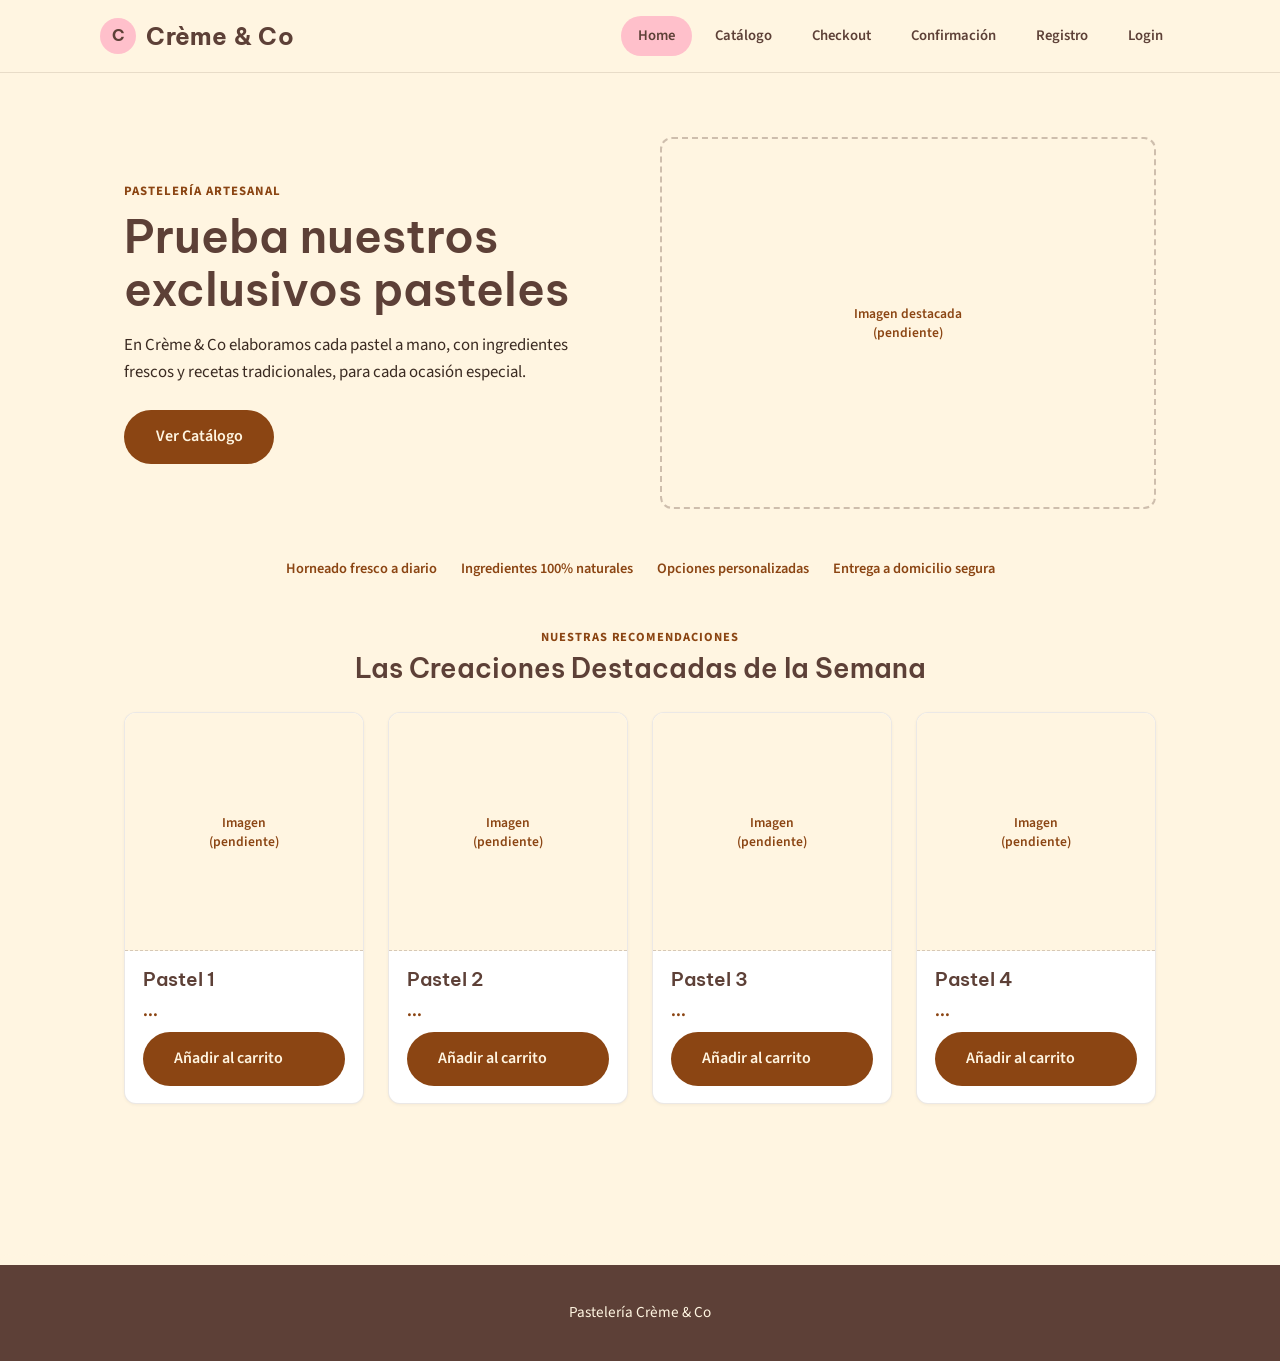
<file: index.html>
<!DOCTYPE html>
<html lang="es">
<head>
  <meta charset="UTF-8">
  <meta name="viewport" content="width=device-width, initial-scale=1.0">
  <link rel="preconnect" href="https://fonts.googleapis.com">
  <link rel="preconnect" href="https://fonts.gstatic.com" crossorigin>
  <link href="https://fonts.googleapis.com/css2?family=Be+Vietnam+Pro:wght@400;600;700&family=Source+Sans+3:wght@400;600&display=swap" rel="stylesheet">
  <link rel="stylesheet" href="css/estilos.css">
  <title>Crème & Co</title>
</head>
<body class="pagina-home">
  <!--Cabecera con logo y menu en la misma barra-->
  <header>
    <div class="header-inner">
      <div class="brand-group">
        <span class="brand-logo" aria-hidden="true">C</span>
        <p class="brand">Crème & Co</p>
      </div>
      <nav>
        <ul>
          <li><a href="index.html" class="active">Home</a></li>
          <li><a href="catalogo.html">Catálogo</a></li>
          <li><a href="checkout.html">Checkout</a></li>
          <li><a href="confirmacion.html">Confirmación</a></li>
          <li><a href="registro.html">Registro</a></li>
          <li><a href="login.html">Login</a></li>
        </ul>
      </nav>
    </div>
  </header>
  <!--Contenido de la pagina-->
  <main>
    <div class="hero-split">
      <div class="hero-text">
        <p class="eyebrow">Pastelería Artesanal</p>
        <h1>Prueba nuestros exclusivos pasteles</h1>
        <p class="tagline">En Crème & Co elaboramos cada pastel a mano, con ingredientes frescos y recetas tradicionales, para cada ocasión especial.</p>
        <a href="catalogo.html" class="btn btn-primary">Ver Catálogo</a>  <!--Modificado para redireccion a catalogo.html-->
      </div>
      <div class="hero-image placeholder-img" aria-hidden="true">
        Imagen destacada<br>(pendiente)
      </div>
    </div>

    <ul class="feature-list">
      <li> Horneado fresco a diario</li>
      <li> Ingredientes 100% naturales</li>
      <li> Opciones personalizadas</li>
      <li> Entrega a domicilio segura</li>
    </ul>

    <div class="section-title">
      <span class="eyebrow">Nuestras recomendaciones</span>
      <h2>Las Creaciones Destacadas de la Semana</h2>
    </div>
    <div class="card-grid">
      <div class="product-card">
        <div class="placeholder-img" aria-hidden="true">Imagen<br>(pendiente)</div>
        <div class="product-info">
          <h3>Pastel 1</h3>
          <span class="price">...</span>
          <a href="checkout.html" class="btn btn-primary">Añadir al carrito</a>
        </div>
      </div>
      <div class="product-card">
        <div class="placeholder-img" aria-hidden="true">Imagen<br>(pendiente)</div>
        <div class="product-info">
          <h3>Pastel 2</h3>
          <span class="price">...</span>
          <a href="checkout.html" class="btn btn-primary">Añadir al carrito</a>
        </div>
      </div>
      <div class="product-card">
        <div class="placeholder-img" aria-hidden="true">Imagen<br>(pendiente)</div>
        <div class="product-info">
          <h3>Pastel 3</h3>
          <span class="price">...</span>
          <a href="checkout.html" class="btn btn-primary">Añadir al carrito</a>
        </div>
      </div>
      <div class="product-card">
        <div class="placeholder-img" aria-hidden="true">Imagen<br>(pendiente)</div>
        <div class="product-info">
          <h3>Pastel 4</h3>
          <span class="price">...</span>
          <a href="checkout.html" class="btn btn-primary">Añadir al carrito</a>
        </div>
      </div>
    </div>
  </main>
  <!--Pie de pagina-->
  <footer>
    Pastelería Crème & Co
  </footer>
</body>
</html>
</file>
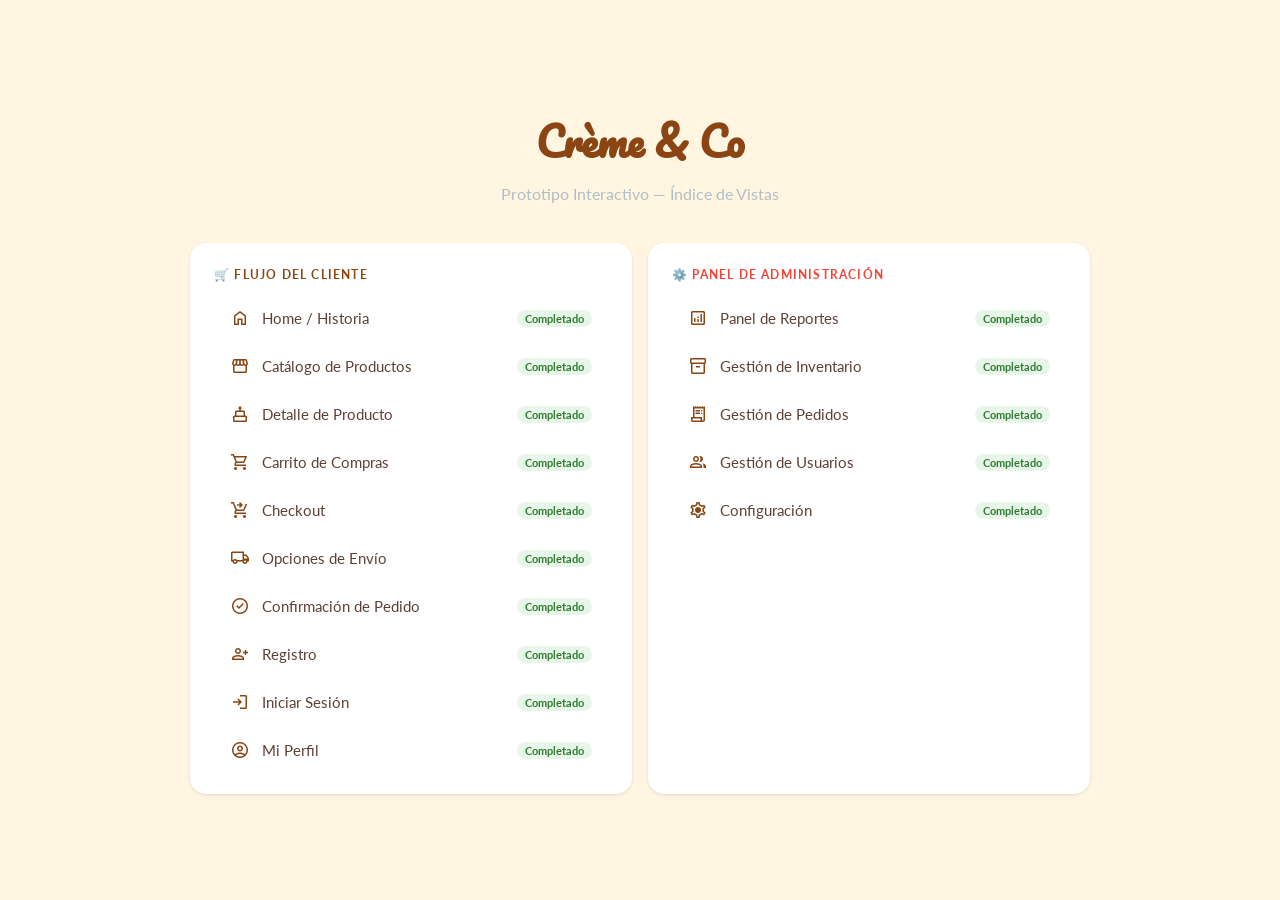
<file: Creme&Co/index.html>
<!DOCTYPE html>
<html lang="es">
<head>
    <meta charset="UTF-8">
    <meta name="viewport" content="width=device-width, initial-scale=1.0">
    <title>Crème & Co</title>
    <!-- Google Fonts -->
    <link rel="preconnect" href="https://fonts.googleapis.com">
    <link rel="preconnect" href="https://fonts.gstatic.com" crossorigin>
    <link href="https://fonts.googleapis.com/css2?family=Lato:wght@300;400;700;900&family=Pacifico&display=swap" rel="stylesheet">
    <link href="https://fonts.googleapis.com/css2?family=Material+Symbols+Outlined:wght,FILL@100..700,0..1&display=swap" rel="stylesheet">
    <!-- CSS Global -->
    <link rel="stylesheet" href="./css/reset.css">
    <link rel="stylesheet" href="./css/variables.css">
    <style>
        body {
            font-family: var(--font-text, 'Lato', sans-serif);
            background-color: var(--color-background, #FFF5E1);
            color: var(--color-text, #5D4037);
            display: flex;
            flex-direction: column;
            align-items: center;
            justify-content: center;
            min-height: 100vh;
            margin: 0;
            padding: 24px;
        }
        h1 {
            font-family: var(--font-heading, 'Pacifico', cursive);
            font-size: 2.5rem;
            color: var(--color-secondary, #8B4513);
            margin-bottom: 8px;
        }
        .subtitle {
            color: var(--color-text-light, #B0BEC5);
            margin-bottom: 40px;
        }
        .nav-grid {
            display: grid;
            grid-template-columns: 1fr;
            gap: 16px;
            width: 100%;
            max-width: 900px;
        }
        @media (min-width: 768px) {
            .nav-grid { grid-template-columns: 1fr 1fr; }
        }
        .nav-section {
            background: var(--color-surface, #FFF);
            border-radius: var(--radius-lg, 16px);
            padding: 24px;
            box-shadow: var(--shadow-sm);
        }
        .nav-section h2 {
            font-family: var(--font-text, 'Lato', sans-serif);
            font-size: 0.75rem;
            text-transform: uppercase;
            letter-spacing: 0.1em;
            font-weight: 700;
            margin-bottom: 16px;
        }
        .nav-section--cliente h2 { color: var(--color-secondary, #8B4513); }
        .nav-section--admin h2 { color: var(--color-error, #F44336); }
        .nav-section ul {
            list-style: none;
            padding: 0;
            margin: 0;
            display: flex;
            flex-direction: column;
            gap: 8px;
        }
        .nav-section a {
            display: flex;
            align-items: center;
            gap: 12px;
            padding: 10px 16px;
            border-radius: var(--radius-md, 8px);
            text-decoration: none;
            color: var(--color-text, #5D4037);
            font-size: 15px;
            transition: background var(--transition-fast, 150ms ease);
        }
        .nav-section a:hover {
            background: var(--color-background, #FFF5E1);
        }
        .nav-section a .material-symbols-outlined {
            font-size: 20px;
            color: var(--color-secondary, #8B4513);
        }
        .badge-status {
            font-size: 11px;
            padding: 2px 8px;
            border-radius: 999px;
            font-weight: 700;
            margin-left: auto;
        }
        .badge-status--done { background: #E8F5E9; color: #2E7D32; }
        .badge-status--wip { background: #FFF3E0; color: #E65100; }
        .badge-status--todo { background: #F3E5F5; color: #7B1FA2; }
    </style>
</head>
<body>
    <h1>Crème & Co</h1>
    <p class="subtitle">Prototipo Interactivo — Índice de Vistas</p>

    <div class="nav-grid">
        <!-- Vistas del Cliente -->
        <div class="nav-section nav-section--cliente">
            <h2>🛒 Flujo del Cliente</h2>
            <ul>
                <li>
                    <a href="./pages/cliente/index.html">
                        <span class="material-symbols-outlined">home</span>
                        Home / Historia
                        <span class="badge-status badge-status--done">Completado</span>
                    </a>
                </li>
                <li>
                    <a href="./pages/cliente/catalogo.html">
                        <span class="material-symbols-outlined">storefront</span>
                        Catálogo de Productos
                        <span class="badge-status badge-status--done">Completado</span>
                    </a>
                </li>
                <li>
                    <a href="./pages/cliente/productos/producto_base.html">
                        <span class="material-symbols-outlined">cake</span>
                        Detalle de Producto
                        <span class="badge-status badge-status--done">Completado</span>
                    </a>
                </li>
                <li>
                    <a href="./pages/cliente/carrito.html">
                        <span class="material-symbols-outlined">shopping_cart</span>
                        Carrito de Compras
                        <span class="badge-status badge-status--done">Completado</span>
                    </a>
                </li>
                <li>
                    <a href="./pages/cliente/checkout.html">
                        <span class="material-symbols-outlined">shopping_cart_checkout</span>
                        Checkout
                        <span class="badge-status badge-status--done">Completado</span>
                    </a>
                </li>
                <li>
                    <a href="./pages/cliente/envio.html">
                        <span class="material-symbols-outlined">local_shipping</span>
                        Opciones de Envío
                        <span class="badge-status badge-status--done">Completado</span>
                    </a>
                </li>
                <li>
                    <a href="./pages/cliente/confirmacion.html">
                        <span class="material-symbols-outlined">check_circle</span>
                        Confirmación de Pedido
                        <span class="badge-status badge-status--done">Completado</span>
                    </a>
                </li>
                <li>
                    <a href="./pages/cliente/registro.html">
                        <span class="material-symbols-outlined">person_add</span>
                        Registro
                        <span class="badge-status badge-status--done">Completado</span>
                    </a>
                </li>
                <li>
                    <a href="./pages/cliente/login.html">
                        <span class="material-symbols-outlined">login</span>
                        Iniciar Sesión
                        <span class="badge-status badge-status--done">Completado</span>
                    </a>
                </li>
                <li>
                    <a href="./pages/cliente/perfil.html">
                        <span class="material-symbols-outlined">account_circle</span>
                        Mi Perfil
                        <span class="badge-status badge-status--done">Completado</span>
                    </a>
                </li>
            </ul>
        </div>

        <!-- Vistas del Admin -->
        <div class="nav-section nav-section--admin">
            <h2>⚙️ Panel de Administración</h2>
            <ul>
                <li>
                    <a href="./pages/admin/dashboard.html">
                        <span class="material-symbols-outlined">analytics</span>
                        Panel de Reportes
                        <span class="badge-status badge-status--done">Completado</span>
                    </a>
                </li>
                <li>
                    <a href="./pages/admin/inventario.html">
                        <span class="material-symbols-outlined">inventory_2</span>
                        Gestión de Inventario
                        <span class="badge-status badge-status--done">Completado</span>
                    </a>
                </li>
                <li>
                    <a href="./pages/admin/pedidos.html">
                        <span class="material-symbols-outlined">receipt_long</span>
                        Gestión de Pedidos
                        <span class="badge-status badge-status--done">Completado</span>
                    </a>
                </li>
                <li>
                    <a href="./pages/admin/usuarios.html">
                        <span class="material-symbols-outlined">group</span>
                        Gestión de Usuarios
                        <span class="badge-status badge-status--done">Completado</span>
                    </a>
                </li>
                <li>
                    <a href="./pages/admin/configuracion.html">
                        <span class="material-symbols-outlined">settings</span>
                        Configuración
                        <span class="badge-status badge-status--done">Completado</span>
                    </a>
                </li>
            </ul>
        </div>
    </div>
</body>
</html>
</file>
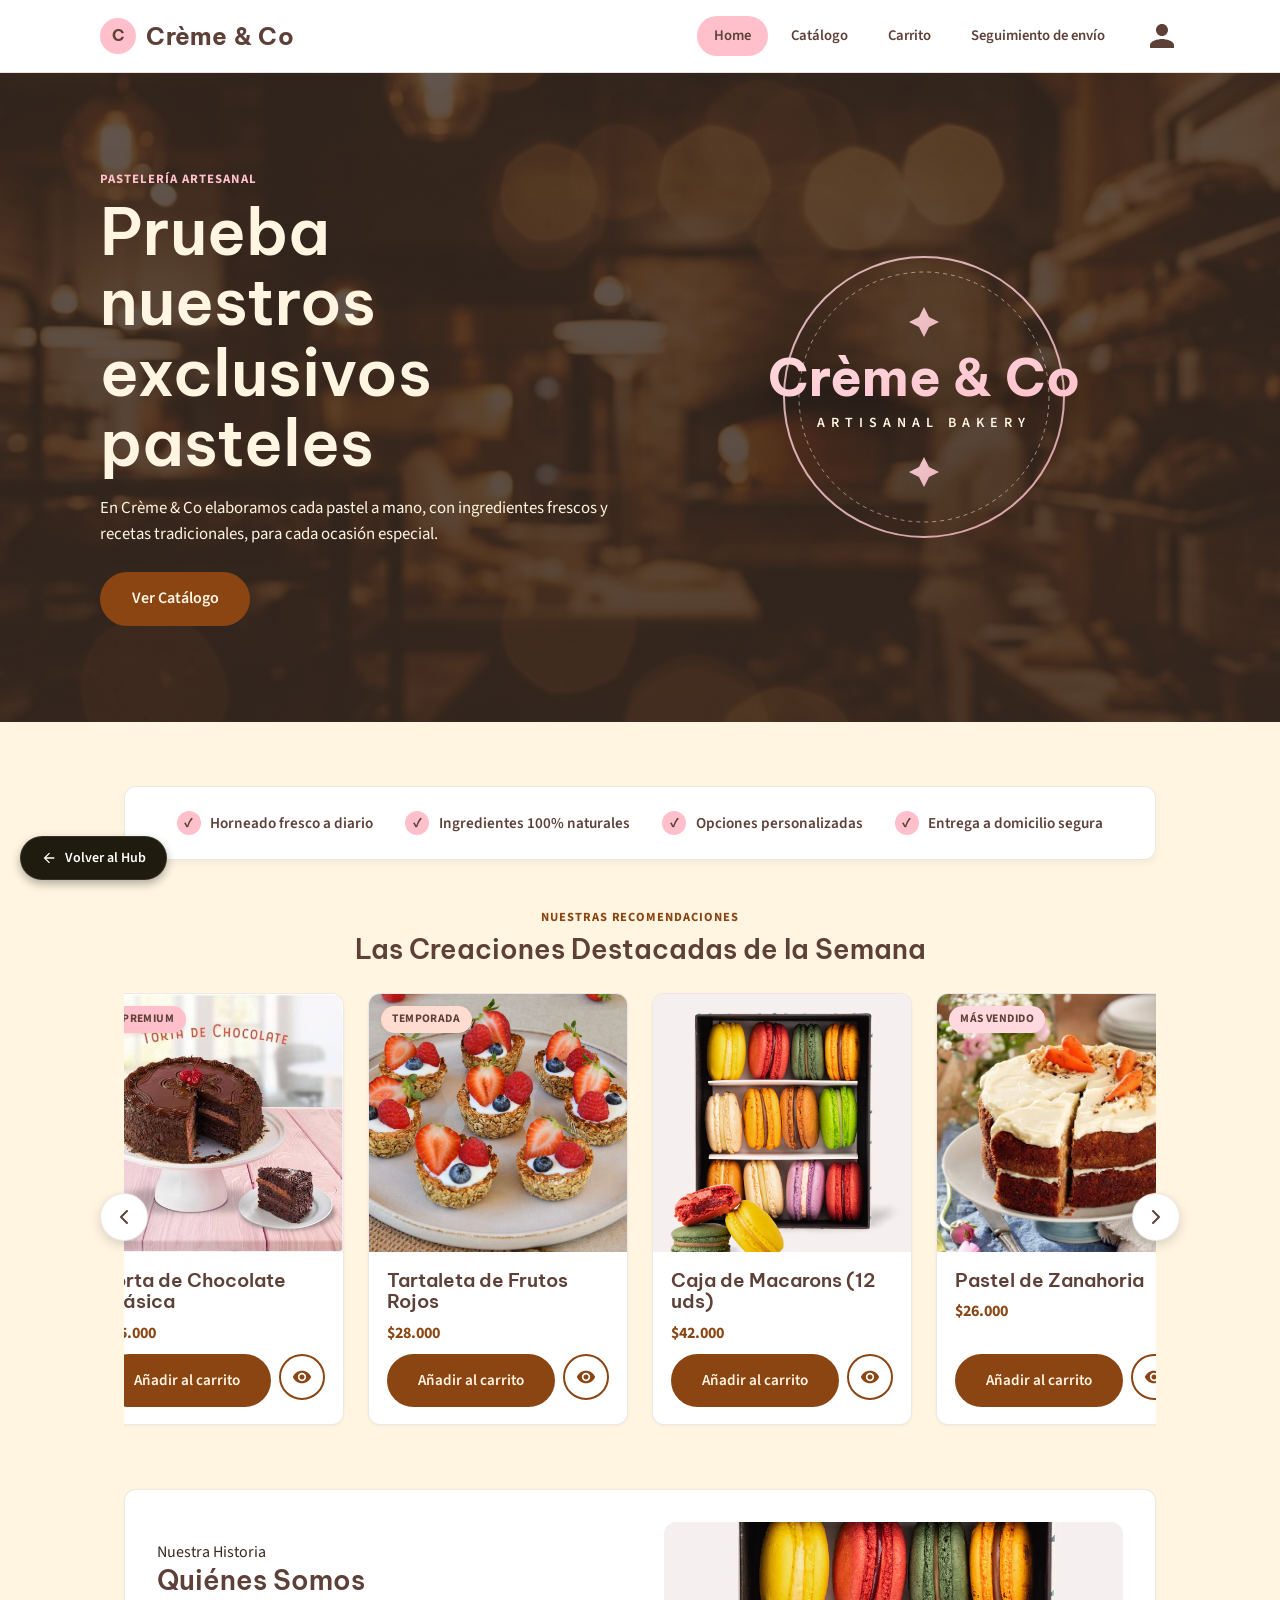
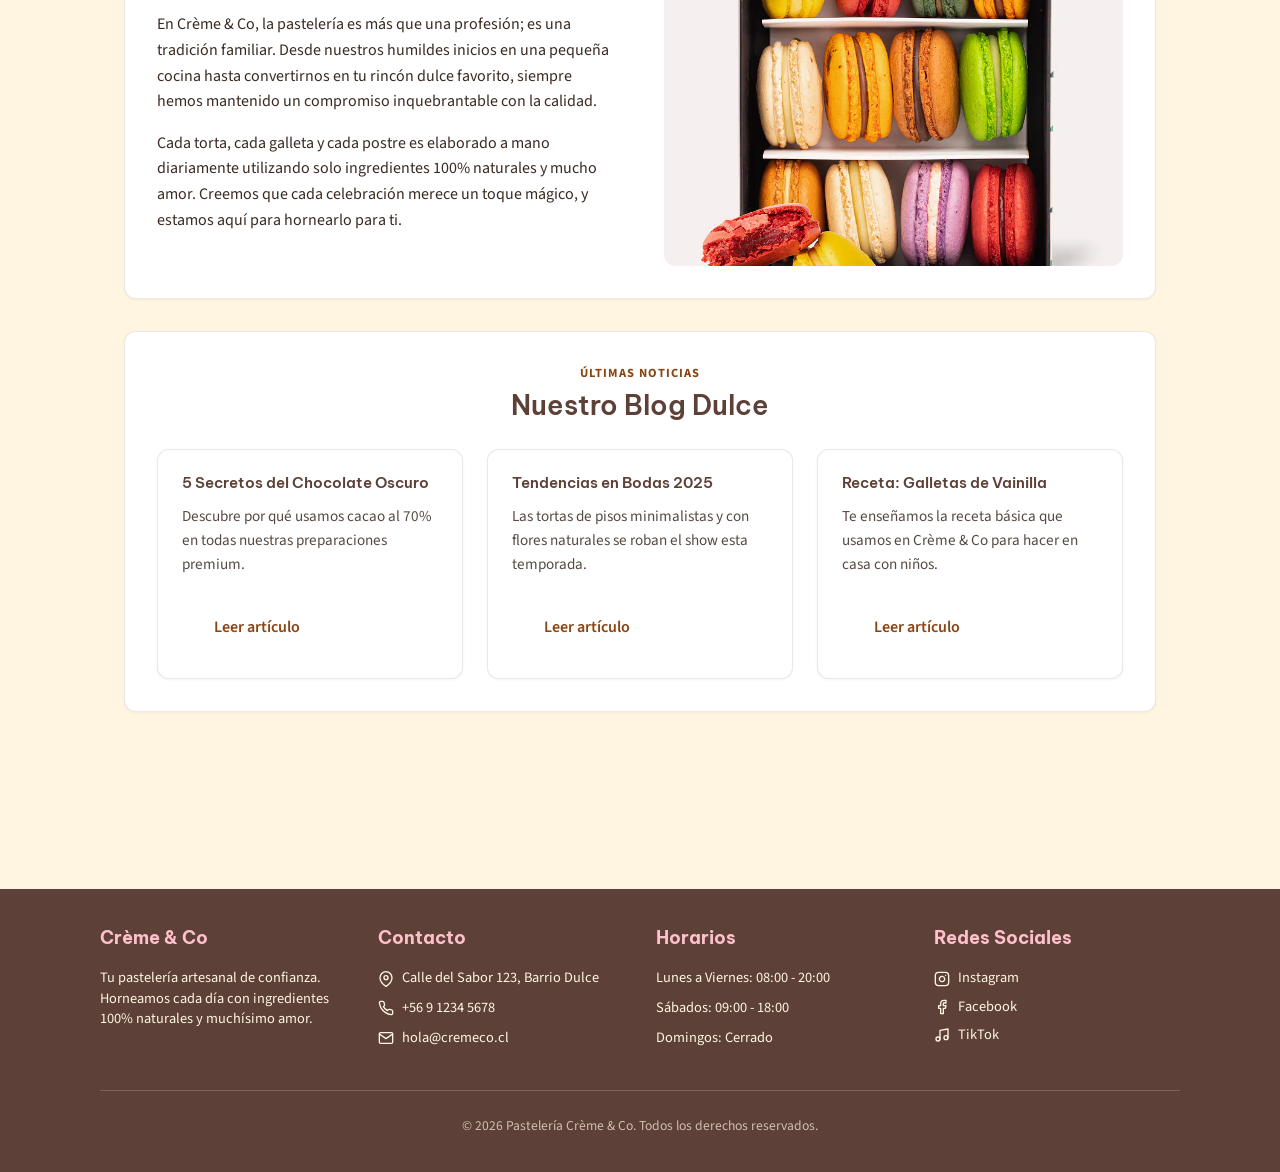
<file: Creme&Co/pages/cliente/index.html>
<!DOCTYPE html>
<html lang="es">
<head>
  <meta charset="UTF-8">
  <meta name="viewport" content="width=device-width, initial-scale=1.0">
  <link rel="preconnect" href="https://fonts.googleapis.com">
  <link rel="preconnect" href="https://fonts.gstatic.com" crossorigin>
  <link href="https://fonts.googleapis.com/css2?family=Be+Vietnam+Pro:wght@400;600;700&family=Source+Sans+3:wght@400;600&display=swap" rel="stylesheet">
  <link rel="stylesheet" href="css/estilos.css">
  <title>Crème & Co</title>
  <link rel="stylesheet" href="../../css/dev-hub-button.css">
  <link rel="stylesheet" href="css/auth-modal.css">
</head>
<body class="pagina-home">
  <!-- Encabezado Principal: Contiene el branding y la navegación superior -->
  <header>
    <div class="header-inner">
      <div class="brand-group">
        <span class="brand-logo" aria-hidden="true">C</span>
        <p class="brand">Crème & Co</p>
      </div>
      <nav>
        <ul>
          <li><a href="index.html" class="active">Home</a></li>
          <li><a href="catalogo.html">Catálogo</a></li>
          <li><a href="carrito.html">Carrito</a></li>
          <li><a href="envio.html">Seguimiento de envío</a></li>
          <li class="nav-profile-container">
            <div class="nav-profile" id="nav-profile-btn" style="cursor:pointer; display:flex; align-items:center; margin-left: 1rem;">
              <svg width="36" height="36" viewBox="0 0 24 24" fill="var(--color-tertiary)" xmlns="http://www.w3.org/2000/svg">
                <path d="M12 12c2.21 0 4-1.79 4-4s-1.79-4-4-4-4 1.79-4 4 1.79 4 4 4zm0 2c-2.67 0-8 1.34-8 4v2h16v-2c0-2.66-5.33-4-8-4z"/>
              </svg>
            </div>
            <div class="profile-dropdown" id="profile-dropdown">
              <!-- Contenedor Dinámico: Rellenado por js/auth.js (Dropdown de perfil de usuario) -->
            </div>
          </li>
        </ul>
      </nav>
    </div>
  </header>
  <!-- Contenedor Principal: Estructura central de la vista actual -->
  <main>
    <div class="hero-wrapper">
      <div class="hero-split">
        <div class="hero-text">
          <p class="eyebrow">Pastelería Artesanal</p>
          <h1>Prueba nuestros exclusivos pasteles</h1>
          <p class="tagline">En Crème & Co elaboramos cada pastel a mano, con ingredientes frescos y recetas tradicionales, para cada ocasión especial.</p>
          <a href="catalogo.html" class="btn btn-primary">Ver Catálogo</a>  <!--Modificado para redireccion a catalogo.html-->
        </div>
        <div class="hero-logo" aria-hidden="true">
          <svg xmlns="http://www.w3.org/2000/svg" viewBox="0 0 400 300" width="100%" style="filter: drop-shadow(0px 8px 16px rgba(0,0,0,0.5));">
            <defs>
              <linearGradient id="gold" x1="0%" y1="0%" x2="100%" y2="100%">
                <stop offset="0%" stop-color="#FFD9DF" />
                <stop offset="100%" stop-color="#FFC0CB" />
              </linearGradient>
            </defs>
            <!-- Anillos exteriores decorativos -->
            <circle cx="200" cy="150" r="140" fill="none" stroke="url(#gold)" stroke-width="2" opacity="0.8"/>
            <circle cx="200" cy="150" r="125" fill="none" stroke="#FFF5E1" stroke-width="1" stroke-dasharray="4 4" opacity="0.5"/>
            
            <!-- Nombre de la marca -->
            <text x="50%" y="45%" font-family="'Be Vietnam Pro', sans-serif" font-weight="700" font-size="52" fill="url(#gold)" text-anchor="middle" dominant-baseline="middle">
              Crème &amp; Co
            </text>
            
            <!-- Subtítulo -->
            <text x="50%" y="60%" font-family="'Source Sans 3', sans-serif" font-weight="600" font-size="14" fill="#FFF5E1" text-anchor="middle" letter-spacing="6">
              ARTISANAL BAKERY
            </text>
            
            <!-- Detalles en forma de diamante -->
            <path d="M 200 210 L 205 220 L 215 225 L 205 230 L 200 240 L 195 230 L 185 225 L 195 220 Z" fill="url(#gold)" opacity="0.9"/>
            <path d="M 200 60 L 205 70 L 215 75 L 205 80 L 200 90 L 195 80 L 185 75 L 195 70 Z" fill="url(#gold)" opacity="0.9"/>
          </svg>
        </div>
      </div>
    </div>

    <ul class="feature-list">
      <li> Horneado fresco a diario</li>
      <li> Ingredientes 100% naturales</li>
      <li> Opciones personalizadas</li>
      <li> Entrega a domicilio segura</li>
    </ul>

    <div class="section-title">
      <span class="eyebrow">Nuestras recomendaciones</span>
      <h2>Las Creaciones Destacadas de la Semana</h2>
    </div>
    <div class="carousel-wrapper">
      <button class="carousel-btn prev" aria-label="Anterior"><svg width="24" height="24" viewBox="0 0 24 24" fill="none" stroke="currentColor" stroke-width="2" stroke-linecap="round" stroke-linejoin="round"><polyline points="15 18 9 12 15 6"></polyline></svg></button>
      <div class="carousel">

      <div class="product-card">
        <span class="badge badge-premium">★ Premium</span>
        <a href="productos/producto1.html" class="placeholder-img foto producto-img-link"><img src="imagen/chocolate.jpg" alt="Torta de Chocolate Clásica"></a>
        <div class="product-info">
          <h3><a class="producto-nombre-link" href="productos/producto1.html">Torta de Chocolate Clásica</a></h3>
          <span class="price">$35.000</span>
          <div class="product-actions">
            <a href="checkout.html" class="btn btn-primary btn-add-cart">Añadir al carrito</a>
            <a href="productos/producto1.html" class="btn btn-icon" title="Ver Detalles" aria-label="Ver Detalles">
              <svg xmlns="http://www.w3.org/2000/svg" width="20" height="20" fill="currentColor" viewBox="0 0 24 24"><path d="M12 4.5C7 4.5 2.73 7.61 1 12c1.73 4.39 6 7.5 11 7.5s9.27-3.11 11-7.5c-1.73-4.39-6-7.5-11-7.5zM12 17c-2.76 0-5-2.24-5-5s2.24-5 5-5 5 2.24 5 5-2.24 5-5 5zm0-8c-1.66 0-3 1.34-3 3s1.34 3 3 3 3-1.34 3-3-1.34-3-3-3z"/></svg>
            </a>
          </div>
        </div>
      </div>
      <div class="product-card">
        <span class="badge badge-temporada">Temporada</span>
        <a href="productos/producto2.html" class="placeholder-img foto producto-img-link"><img src="imagen/tartaleta.jpg" alt="Tartaleta de Frutos Rojos"></a>
        <div class="product-info">
          <h3><a class="producto-nombre-link" href="productos/producto2.html">Tartaleta de Frutos Rojos</a></h3>
          <span class="price">$28.000</span>
          <div class="product-actions">
            <a href="checkout.html" class="btn btn-primary btn-add-cart">Añadir al carrito</a>
            <a href="productos/producto2.html" class="btn btn-icon" title="Ver Detalles" aria-label="Ver Detalles">
              <svg xmlns="http://www.w3.org/2000/svg" width="20" height="20" fill="currentColor" viewBox="0 0 24 24"><path d="M12 4.5C7 4.5 2.73 7.61 1 12c1.73 4.39 6 7.5 11 7.5s9.27-3.11 11-7.5c-1.73-4.39-6-7.5-11-7.5zM12 17c-2.76 0-5-2.24-5-5s2.24-5 5-5 5 2.24 5 5-2.24 5-5 5zm0-8c-1.66 0-3 1.34-3 3s1.34 3 3 3 3-1.34 3-3-1.34-3-3-3z"/></svg>
            </a>
          </div>
        </div>
      </div>
      <div class="product-card">
        <a href="#" class="placeholder-img foto producto-img-link"><img src="imagen/macarons.jpg" alt="Caja de Macarons"></a>
        <div class="product-info">
          <h3><a class="producto-nombre-link" href="#">Caja de Macarons (12 uds)</a></h3>
          <span class="price">$42.000</span>
          <div class="product-actions">
            <a href="checkout.html" class="btn btn-primary btn-add-cart">Añadir al carrito</a>
            <a href="#" class="btn btn-icon" title="Ver Detalles" aria-label="Ver Detalles">
              <svg xmlns="http://www.w3.org/2000/svg" width="20" height="20" fill="currentColor" viewBox="0 0 24 24"><path d="M12 4.5C7 4.5 2.73 7.61 1 12c1.73 4.39 6 7.5 11 7.5s9.27-3.11 11-7.5c-1.73-4.39-6-7.5-11-7.5zM12 17c-2.76 0-5-2.24-5-5s2.24-5 5-5 5 2.24 5 5-2.24 5-5 5zm0-8c-1.66 0-3 1.34-3 3s1.34 3 3 3 3-1.34 3-3-1.34-3-3-3z"/></svg>
            </a>
          </div>
        </div>
      </div>
      <div class="product-card">
        <span class="badge badge-vendido">Más vendido</span>
        <a href="#" class="placeholder-img foto producto-img-link"><img src="imagen/zanahoria.jpg" alt="Pastel de Zanahoria"></a>
        <div class="product-info">
          <h3><a class="producto-nombre-link" href="#">Pastel de Zanahoria</a></h3>
          <span class="price">$26.000</span>
          <div class="product-actions">
            <a href="checkout.html" class="btn btn-primary btn-add-cart">Añadir al carrito</a>
            <a href="#" class="btn btn-icon" title="Ver Detalles" aria-label="Ver Detalles">
              <svg xmlns="http://www.w3.org/2000/svg" width="20" height="20" fill="currentColor" viewBox="0 0 24 24"><path d="M12 4.5C7 4.5 2.73 7.61 1 12c1.73 4.39 6 7.5 11 7.5s9.27-3.11 11-7.5c-1.73-4.39-6-7.5-11-7.5zM12 17c-2.76 0-5-2.24-5-5s2.24-5 5-5 5 2.24 5 5-2.24 5-5 5zm0-8c-1.66 0-3 1.34-3 3s1.34 3 3 3 3-1.34 3-3-1.34-3-3-3z"/></svg>
            </a>
          </div>
        </div>
      </div>
    </div> <!-- Cierra .carousel -->
    <button class="carousel-btn next" aria-label="Siguiente"><svg width="24" height="24" viewBox="0 0 24 24" fill="none" stroke="currentColor" stroke-width="2" stroke-linecap="round" stroke-linejoin="round"><polyline points="9 18 15 12 9 6"></polyline></svg></button>
  </div> <!-- Cierra .carousel-wrapper -->

  <!-- Sección Corporativa: Historia de la marca e imagen corporativa (Layout dividido) -->
    <section class="quienes-somos-split">
      <div class="texto">
        <span class="eyebrow">Nuestra Historia</span>
        <h2>Quiénes Somos</h2>
        <p>En Crème & Co, la pastelería es más que una profesión; es una tradición familiar. Desde nuestros humildes inicios en una pequeña cocina hasta convertirnos en tu rincón dulce favorito, siempre hemos mantenido un compromiso inquebrantable con la calidad.</p>
        <p>Cada torta, cada galleta y cada postre es elaborado a mano diariamente utilizando solo ingredientes 100% naturales y mucho amor. Creemos que cada celebración merece un toque mágico, y estamos aquí para hornearlo para ti.</p>
      </div>
      <div class="imagen placeholder-img foto" aria-hidden="true">
        <img src="imagen/macarons.jpg" alt="Equipo de pastelería Crème & Co">
      </div>
    </section>

    <!-- Sección de Blog: Artículos recientes integrados en formato de tarjetas (Grid) -->
    <section class="blog-section" style="margin-bottom: 4rem;">
      <div class="section-title">
        <span class="eyebrow">Últimas Noticias</span>
        <h2>Nuestro Blog Dulce</h2>
      </div>
      <div class="card-grid reco-grid">
        <div class="product-card" style="padding: 1.5rem;">
          <h3 style="margin-bottom: 0.75rem;">5 Secretos del Chocolate Oscuro</h3>
          <p style="font-size: 0.95rem; opacity: 0.85; margin-bottom: 1.5rem;">Descubre por qué usamos cacao al 70% en todas nuestras preparaciones premium.</p>
          <a href="#" class="btn btn-secondary btn-sm" style="align-self: flex-start;">Leer artículo</a>
        </div>
        <div class="product-card" style="padding: 1.5rem;">
          <h3 style="margin-bottom: 0.75rem;">Tendencias en Bodas 2025</h3>
          <p style="font-size: 0.95rem; opacity: 0.85; margin-bottom: 1.5rem;">Las tortas de pisos minimalistas y con flores naturales se roban el show esta temporada.</p>
          <a href="#" class="btn btn-secondary btn-sm" style="align-self: flex-start;">Leer artículo</a>
        </div>
        <div class="product-card" style="padding: 1.5rem;">
          <h3 style="margin-bottom: 0.75rem;">Receta: Galletas de Vainilla</h3>
          <p style="font-size: 0.95rem; opacity: 0.85; margin-bottom: 1.5rem;">Te enseñamos la receta básica que usamos en Crème & Co para hacer en casa con niños.</p>
          <a href="#" class="btn btn-secondary btn-sm" style="align-self: flex-start;">Leer artículo</a>
        </div>
      </div>
    </section>

  </main>
  <!-- Footer de la Aplicación: Enlaces corporativos, horarios y contacto -->
  <footer>
    <div class="footer-container">
      <div class="footer-col">
        <h4>Crème & Co</h4>
        <p>Tu pastelería artesanal de confianza. Horneamos cada día con ingredientes 100% naturales y muchísimo amor.</p>
      </div>
      <div class="footer-col">
        <h4>Contacto</h4>
        <p style="display: flex; align-items: center; gap: 0.5rem;"><svg width="16" height="16" viewBox="0 0 24 24" fill="none" stroke="currentColor" stroke-width="2" stroke-linecap="round" stroke-linejoin="round"><path d="M21 10c0 7-9 13-9 13s-9-6-9-13a9 9 0 0 1 18 0z"></path><circle cx="12" cy="10" r="3"></circle></svg> Calle del Sabor 123, Barrio Dulce</p>
        <p style="display: flex; align-items: center; gap: 0.5rem;"><svg width="16" height="16" viewBox="0 0 24 24" fill="none" stroke="currentColor" stroke-width="2" stroke-linecap="round" stroke-linejoin="round"><path d="M22 16.92v3a2 2 0 0 1-2.18 2 19.79 19.79 0 0 1-8.63-3.07 19.5 19.5 0 0 1-6-6 19.79 19.79 0 0 1-3.07-8.67A2 2 0 0 1 4.11 2h3a2 2 0 0 1 2 1.72 12.84 12.84 0 0 0 .7 2.81 2 2 0 0 1-.45 2.11L8.09 9.91a16 16 0 0 0 6 6l1.27-1.27a2 2 0 0 1 2.11-.45 12.84 12.84 0 0 0 2.81.7A2 2 0 0 1 22 16.92z"></path></svg> +56 9 1234 5678</p>
        <p style="display: flex; align-items: center; gap: 0.5rem;"><svg width="16" height="16" viewBox="0 0 24 24" fill="none" stroke="currentColor" stroke-width="2" stroke-linecap="round" stroke-linejoin="round"><path d="M4 4h16c1.1 0 2 .9 2 2v12c0 1.1-.9 2-2 2H4c-1.1 0-2-.9-2-2V6c0-1.1.9-2 2-2z"></path><polyline points="22,6 12,13 2,6"></polyline></svg> hola@cremeco.cl</p>
      </div>
      <div class="footer-col">
        <h4>Horarios</h4>
        <p>Lunes a Viernes: 08:00 - 20:00</p>
        <p>Sábados: 09:00 - 18:00</p>
        <p>Domingos: Cerrado</p>
      </div>
      <div class="footer-col">
        <h4>Redes Sociales</h4>
        <ul>
          <li><a href="#" style="display: flex; align-items: center; gap: 0.5rem;"><svg width="16" height="16" viewBox="0 0 24 24" fill="none" stroke="currentColor" stroke-width="2" stroke-linecap="round" stroke-linejoin="round"><rect x="2" y="2" width="20" height="20" rx="5" ry="5"></rect><path d="M16 11.37A4 4 0 1 1 12.63 8 4 4 0 0 1 16 11.37z"></path><line x1="17.5" y1="6.5" x2="17.51" y2="6.5"></line></svg> Instagram</a></li>
          <li><a href="#" style="display: flex; align-items: center; gap: 0.5rem;"><svg width="16" height="16" viewBox="0 0 24 24" fill="none" stroke="currentColor" stroke-width="2" stroke-linecap="round" stroke-linejoin="round"><path d="M18 2h-3a5 5 0 0 0-5 5v3H7v4h3v8h4v-8h3l1-4h-4V7a1 1 0 0 1 1-1h3z"></path></svg> Facebook</a></li>
          <li><a href="#" style="display: flex; align-items: center; gap: 0.5rem;"><svg width="16" height="16" viewBox="0 0 24 24" fill="none" stroke="currentColor" stroke-width="2" stroke-linecap="round" stroke-linejoin="round"><path d="M9 18V5l12-2v13"></path><circle cx="6" cy="18" r="3"></circle><circle cx="18" cy="16" r="3"></circle></svg> TikTok</a></li>
        </ul>
      </div>
    </div>
    <div class="footer-bottom">
      &copy; 2026 Pastelería Crème & Co. Todos los derechos reservados.
    </div>
  </footer>

<!-- Botón Flotante (Modo Desarrollo): Atajo rápido para regresar al índice del proyecto -->
<a href="../../index.html" class="dev-btn-volver-hub" title="Volver al índice">
  <svg xmlns="http://www.w3.org/2000/svg" viewBox="0 0 24 24"><path d="M20 11H7.83l5.59-5.59L12 4l-8 8 8 8 1.41-1.41L7.83 13H20v-2z"/></svg>
  Volver al Hub
</a>

  <div id="auth-modals-container"></div>
  <script src="js/auth.js"></script>
  <script src="js/carrusel.js"></script>
</body>
</html>
</file>
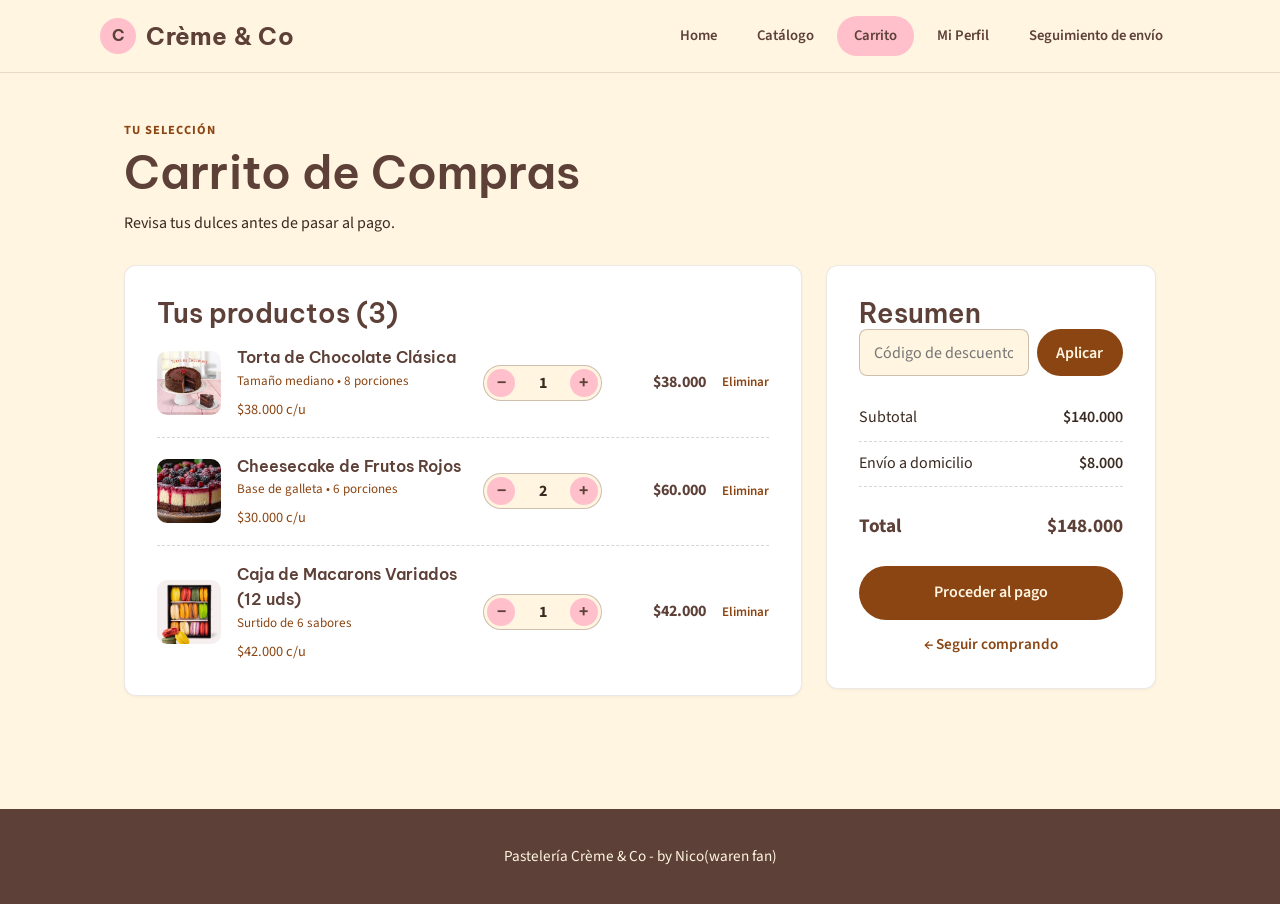
<file: carrito.html>
<!DOCTYPE html>
<html lang="es">
<head>
  <meta charset="UTF-8">
  <meta name="viewport" content="width=device-width, initial-scale=1.0">
  <link rel="preconnect" href="https://fonts.googleapis.com">
  <link rel="preconnect" href="https://fonts.gstatic.com" crossorigin>
  <link href="https://fonts.googleapis.com/css2?family=Be+Vietnam+Pro:wght@400;600;700&family=Source+Sans+3:wght@400;600&display=swap" rel="stylesheet">
  <link rel="stylesheet" href="css/estilos.css">
  <title>Carrito - Crème & Co</title>
</head>
<body class="pagina-carrito">
  <!--Cabecera con logo y menu en la misma barra-->
  <header>
    <div class="header-inner">
      <div class="brand-group">
        <span class="brand-logo" aria-hidden="true">C</span>
        <p class="brand">Crème & Co</p>
      </div>
      <nav>
        <ul>
          <li><a href="index.html">Home</a></li>
          <li><a href="catalogo.html">Catálogo</a></li>
          <li><a href="carrito.html" class="active">Carrito</a></li>
          <li><a href="perfil.html">Mi Perfil</a></li>
          <li><a href="envio.html">Seguimiento de envío</a></li>
        </ul>
      </nav>
    </div>
  </header>
  <!--Contenido de la pagina-->
  <main>
    <section class="carrito-hero">
      <span class="eyebrow">Tu selección</span>
      <h1>Carrito de Compras</h1>
      <p>Revisa tus dulces antes de pasar al pago.</p>
    </section>

    <div class="carrito-grid">
      <!--Columna principal: lista de productos-->
      <div class="carrito-principal">
        <section>
          <h2>Tus productos (3)</h2>
          <div class="carrito-item">
            <div class="placeholder-img foto carrito-thumb"><img src="imagen/chocolate.jpg" alt="Torta de Chocolate Clásica"></div>
            <div class="carrito-info">
              <p class="carrito-nombre">Torta de Chocolate Clásica</p>
              <p class="carrito-detalle">Tamaño mediano • 8 porciones</p>
              <p class="carrito-precio-unitario">$38.000 c/u</p>
            </div>
            <form class="carrito-cantidad">
              <label for="cant-1" class="sr-only">Cantidad</label>
              <button type="button" aria-label="Quitar uno">−</button>
              <input type="number" id="cant-1" name="cantidad" value="1" min="1" aria-label="Cantidad">
              <button type="button" aria-label="Agregar uno">+</button>
            </form>
            <p class="carrito-subtotal-linea">$38.000</p>
            <a class="carrito-eliminar" href="#">Eliminar</a>
          </div>

          <div class="carrito-item">
            <div class="placeholder-img foto carrito-thumb"><img src="imagen/cheesecake.jpg" alt="Cheesecake de Frutos Rojos"></div>
            <div class="carrito-info">
              <p class="carrito-nombre">Cheesecake de Frutos Rojos</p>
              <p class="carrito-detalle">Base de galleta • 6 porciones</p>
              <p class="carrito-precio-unitario">$30.000 c/u</p>
            </div>
            <form class="carrito-cantidad">
              <label for="cant-2" class="sr-only">Cantidad</label>
              <button type="button" aria-label="Quitar uno">−</button>
              <input type="number" id="cant-2" name="cantidad" value="2" min="1" aria-label="Cantidad">
              <button type="button" aria-label="Agregar uno">+</button>
            </form>
            <p class="carrito-subtotal-linea">$60.000</p>
            <a class="carrito-eliminar" href="#">Eliminar</a>
          </div>

          <div class="carrito-item">
            <div class="placeholder-img foto carrito-thumb"><img src="imagen/macarons.jpg" alt="Caja de Macarons Variados (12 uds)"></div>
            <div class="carrito-info">
              <p class="carrito-nombre">Caja de Macarons Variados (12 uds)</p>
              <p class="carrito-detalle">Surtido de 6 sabores</p>
              <p class="carrito-precio-unitario">$42.000 c/u</p>
            </div>
            <form class="carrito-cantidad">
              <label for="cant-3" class="sr-only">Cantidad</label>
              <button type="button" aria-label="Quitar uno">−</button>
              <input type="number" id="cant-3" name="cantidad" value="1" min="1" aria-label="Cantidad">
              <button type="button" aria-label="Agregar uno">+</button>
            </form>
            <p class="carrito-subtotal-linea">$42.000</p>
            <a class="carrito-eliminar" href="#">Eliminar</a>
          </div>
        </section>
      </div>

      <!--Columna lateral: resumen del pedido-->
      <aside class="carrito-lateral">
        <section>
          <h2>Resumen</h2>
          <form class="carrito-cupon" action="#" method="get">
            <label for="codigo-descuento" class="sr-only">Código de descuento</label>
            <input type="text" id="codigo-descuento" name="codigo" placeholder="Código de descuento" aria-label="Código de descuento">
            <button type="submit" class="btn btn-primary">Aplicar</button>
          </form>
          <div class="carrito-totales">
            <span>Subtotal</span>
            <span class="valor">$140.000</span>
          </div>
          <div class="carrito-totales">
            <span>Envío a domicilio</span>
            <span class="valor">$8.000</span>
          </div>
          <div class="carrito-total">
            <span>Total</span>
            <span>$148.000</span>
          </div>
          <div class="carrito-acciones">
            <a href="checkout.html" class="btn btn-primary">Proceder al pago</a>
            <a class="carrito-seguir" href="catalogo.html">← Seguir comprando</a>
          </div>
        </section>
      </aside>
    </div>
  </main>
  <!--Pie de pagina-->
  <footer>
    Pastelería Crème & Co - by Nico(waren fan)  
  </footer>
</body>
</html>
</file>
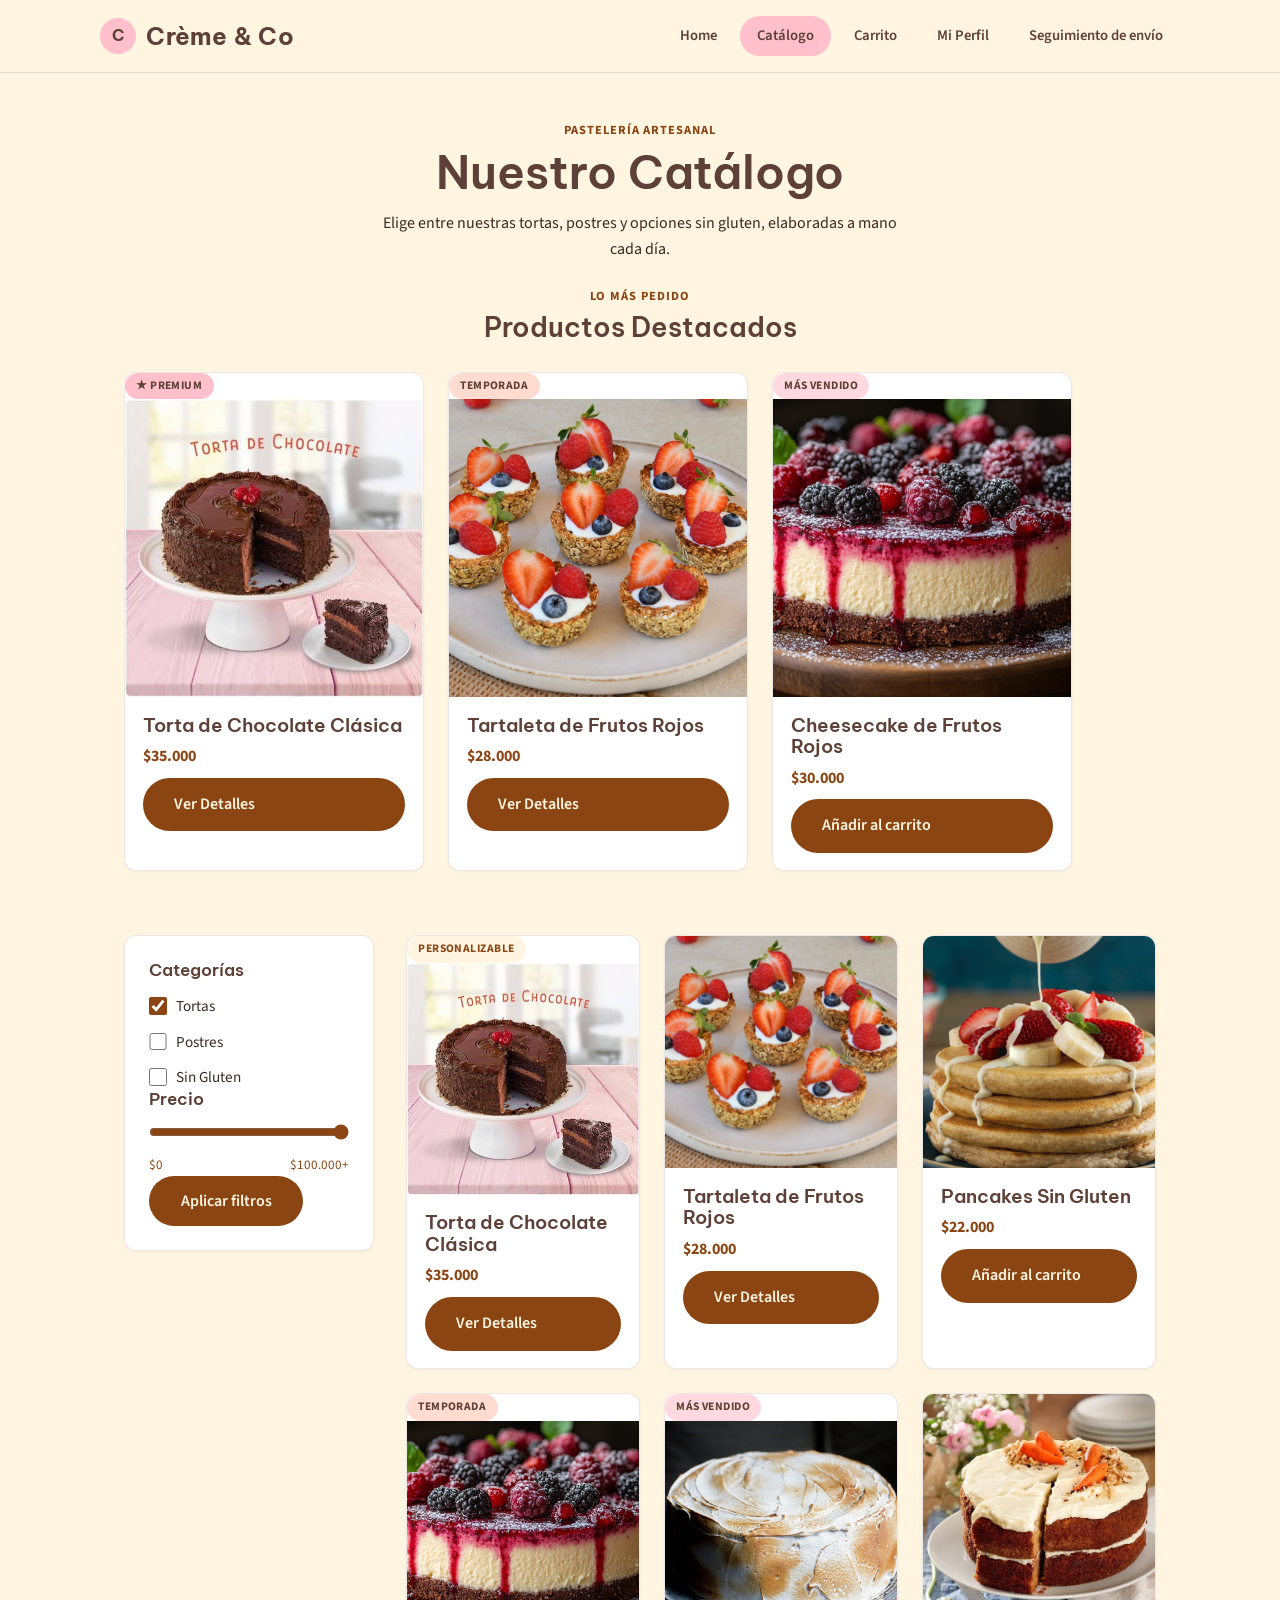
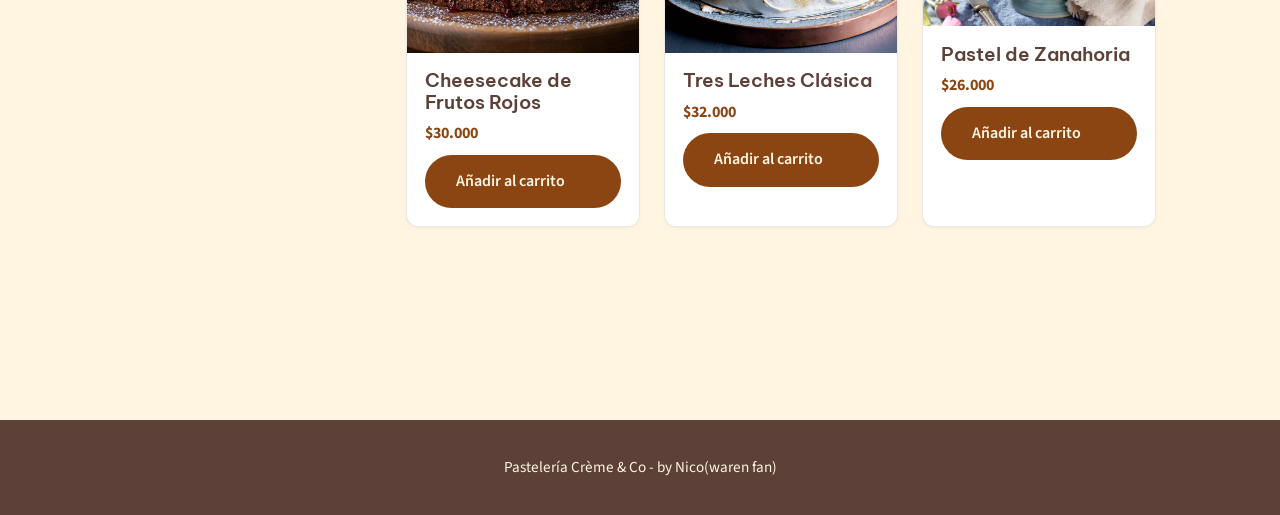
<file: catalogo.html>
<!DOCTYPE html>
<html lang="es">
<head>
  <meta charset="UTF-8">
  <meta name="viewport" content="width=device-width, initial-scale=1.0">
  <link rel="preconnect" href="https://fonts.googleapis.com">
  <link rel="preconnect" href="https://fonts.gstatic.com" crossorigin>
  <link href="https://fonts.googleapis.com/css2?family=Be+Vietnam+Pro:wght@400;600;700&family=Source+Sans+3:wght@400;600&display=swap" rel="stylesheet">
  <link rel="stylesheet" href="css/estilos.css">
  <title>Catálogo - Crème & Co</title>
</head>
<body class="pagina-catalogo">
  <!--Cabecera con logo y menu en la misma barra-->
  <header>
    <div class="header-inner">
      <div class="brand-group">
        <span class="brand-logo" aria-hidden="true">C</span>
        <p class="brand">Crème & Co</p>
      </div>
      <nav>
        <ul>
          <li><a href="index.html">Home</a></li>
          <li><a href="catalogo.html" class="active">Catálogo</a></li>
          <li><a href="carrito.html">Carrito</a></li>
          <li><a href="perfil.html">Mi Perfil</a></li>
          <li><a href="envio.html">Seguimiento de envío</a></li>
        </ul>
      </nav>
    </div>
  </header>
  <!--Contenido de la pagina-->
  <main>
    <div class="catalogo-hero">
      <span class="eyebrow">Pastelería Artesanal</span>
      <h1>Nuestro Catálogo</h1>
      <p class="tagline">Elige entre nuestras tortas, postres y opciones sin gluten, elaboradas a mano cada día.</p>
    </div>

    <!--Productos destacados (carrusel horizontal)-->
    <div class="section-title">
      <span class="eyebrow">Lo más pedido</span>
      <h2>Productos Destacados</h2>
    </div>
    <div class="carousel">
      <div class="product-card">
        <span class="badge badge-premium">★ Premium</span>
        <a href="productos/producto1.html" class="placeholder-img foto producto-img-link"><img src="imagen/chocolate.jpg" alt="Torta de Chocolate Clásica"></a>
        <div class="product-info">
          <h3><a class="producto-nombre-link" href="productos/producto1.html">Torta de Chocolate Clásica</a></h3>
          <span class="price">$35.000</span>
          <a href="productos/producto1.html" class="btn btn-primary">Ver Detalles</a>
        </div>
      </div>
      <div class="product-card">
        <span class="badge badge-temporada">Temporada</span>
        <a href="productos/producto2.html" class="placeholder-img foto producto-img-link"><img src="imagen/tartaleta.jpg" alt="Tartaleta de Frutos Rojos"></a>
        <div class="product-info">
          <h3><a class="producto-nombre-link" href="productos/producto2.html">Tartaleta de Frutos Rojos</a></h3>
          <span class="price">$28.000</span>
          <a href="productos/producto2.html" class="btn btn-primary">Ver Detalles</a>
        </div>
      </div>
      <div class="product-card">
        <span class="badge badge-vendido">Más vendido</span>
        <div class="placeholder-img foto"><img src="imagen/cheesecake.jpg" alt="Cheesecake de Frutos Rojos"></div>
        <div class="product-info">
          <h3>Cheesecake de Frutos Rojos</h3>
          <span class="price">$30.000</span>
          <a href="checkout.html" class="btn btn-primary">Añadir al carrito</a>
        </div>
      </div>
    </div>

    <!--Filtros + grilla de productos-->
    <div class="catalogo-layout">
      <aside class="filtros">
        <form>
          <div>
            <h3>Categorías</h3>
            <ul>
              <li><label><input type="checkbox" name="categoria" value="tortas" checked> Tortas</label></li>
              <li><label><input type="checkbox" name="categoria" value="postres"> Postres</label></li>
              <li><label><input type="checkbox" name="categoria" value="sin-gluten"> Sin Gluten</label></li>
            </ul>
          </div>
          <div>
            <h3>Precio</h3>
            <label for="precio-max" class="sr-only">Precio máximo</label>
            <input type="range" id="precio-max" name="precio-max" min="0" max="100000" value="100000">
            <div class="range-labels">
              <span>$0</span>
              <span>$100.000+</span>
            </div>
          </div>
          <button type="submit" class="btn btn-primary">Aplicar filtros</button>
        </form>
      </aside>

      <div class="card-grid">
        <div class="product-card">
          <span class="badge badge-personalizable">Personalizable</span>
          <a href="productos/producto1.html" class="placeholder-img foto producto-img-link"><img src="imagen/chocolate.jpg" alt="Torta de Chocolate Clásica"></a>
          <div class="product-info">
            <h3><a class="producto-nombre-link" href="productos/producto1.html">Torta de Chocolate Clásica</a></h3>
            <span class="price">$35.000</span>
            <a href="productos/producto1.html" class="btn btn-primary">Ver Detalles</a>
          </div>
        </div>
        <div class="product-card">
          <a href="productos/producto2.html" class="placeholder-img foto producto-img-link"><img src="imagen/tartaleta.jpg" alt="Tartaleta de Frutos Rojos"></a>
          <div class="product-info">
            <h3><a class="producto-nombre-link" href="productos/producto2.html">Tartaleta de Frutos Rojos</a></h3>
            <span class="price">$28.000</span>
            <a href="productos/producto2.html" class="btn btn-primary">Ver Detalles</a>
          </div>
        </div>
        <div class="product-card">
          <div class="placeholder-img foto"><img src="imagen/pancakes.png" alt="Pancakes Sin Gluten"></div>
          <div class="product-info">
            <h3>Pancakes Sin Gluten</h3>
            <span class="price">$22.000</span>
            <a href="checkout.html" class="btn btn-primary">Añadir al carrito</a>
          </div>
        </div>
        <div class="product-card">
          <span class="badge badge-temporada">Temporada</span>
          <div class="placeholder-img foto"><img src="imagen/cheesecake.jpg" alt="Cheesecake de Frutos Rojos"></div>
          <div class="product-info">
            <h3>Cheesecake de Frutos Rojos</h3>
            <span class="price">$30.000</span>
            <a href="checkout.html" class="btn btn-primary">Añadir al carrito</a>
          </div>
        </div>
        <div class="product-card">
          <span class="badge badge-vendido">Más vendido</span>
          <div class="placeholder-img foto"><img src="imagen/tres_leches.jpg" alt="Tres Leches Clásica"></div>
          <div class="product-info">
            <h3>Tres Leches Clásica</h3>
            <span class="price">$32.000</span>
            <a href="checkout.html" class="btn btn-primary">Añadir al carrito</a>
          </div>
        </div>
        <div class="product-card">
          <div class="placeholder-img foto"><img src="imagen/zanahoria.jpg" alt="Pastel de Zanahoria"></div>
          <div class="product-info">
            <h3>Pastel de Zanahoria</h3>
            <span class="price">$26.000</span>
            <a href="checkout.html" class="btn btn-primary">Añadir al carrito</a>
          </div>
        </div>
      </div>
    </div>
  </main>
  <!--Pie de pagina-->
  <footer>
    Pastelería Crème & Co - by Nico(waren fan)
  </footer>
</body>
</html>
</file>
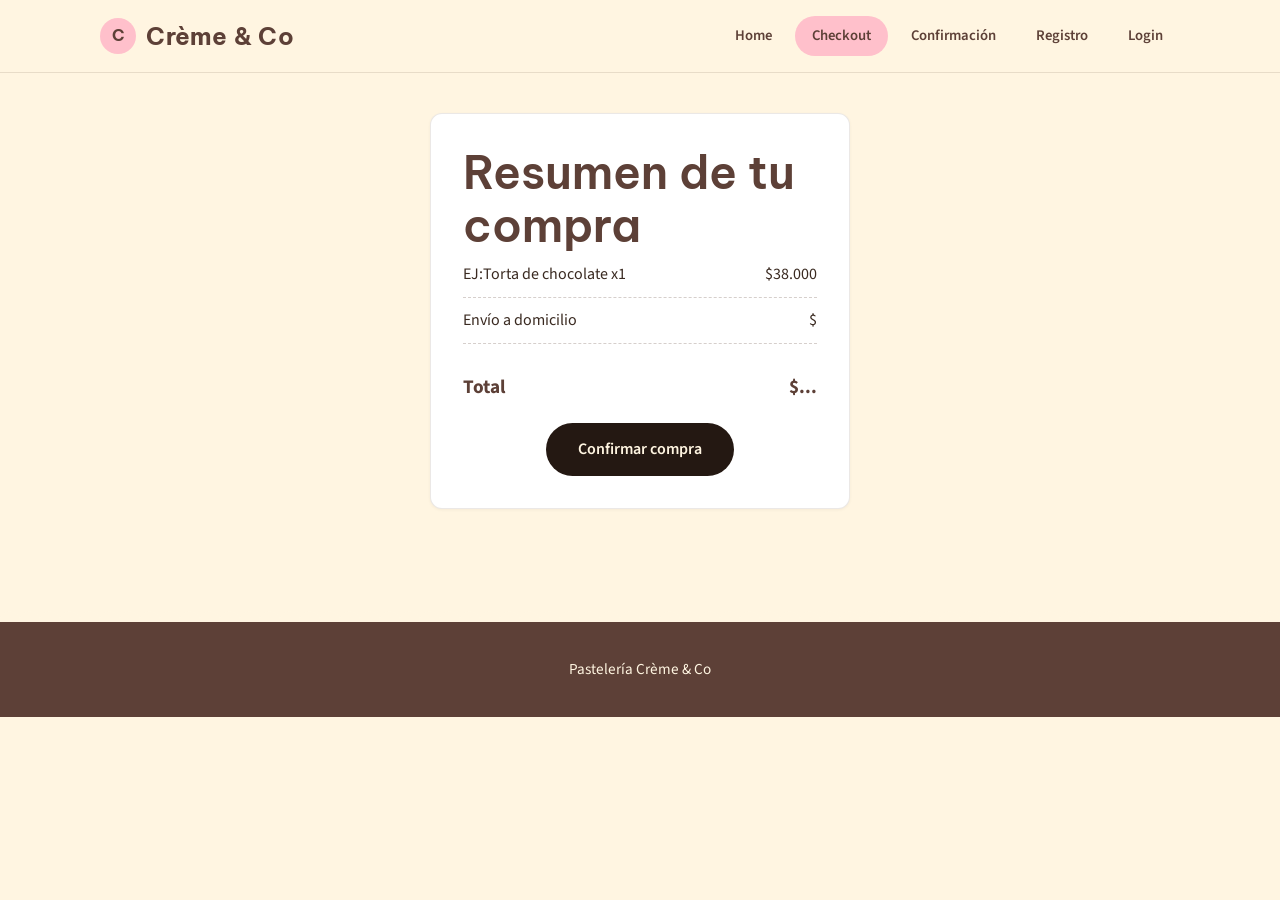
<file: checkout.html>
<!DOCTYPE html>
<html lang="es">
<head>
  <meta charset="UTF-8">
  <meta name="viewport" content="width=device-width, initial-scale=1.0">
  <link rel="preconnect" href="https://fonts.googleapis.com">
  <link rel="preconnect" href="https://fonts.gstatic.com" crossorigin>
  <link href="https://fonts.googleapis.com/css2?family=Be+Vietnam+Pro:wght@400;600;700&family=Source+Sans+3:wght@400;600&display=swap" rel="stylesheet">
  <link rel="stylesheet" href="css/estilos.css">
  <title>Checkout - Crème & Co</title>
</head>
<body class="pagina-checkout">
  <header>
    <div class="header-inner">
      <div class="brand-group">
        <span class="brand-logo" aria-hidden="true">C</span>
        <p class="brand">Crème & Co</p>
      </div>
      <nav>
        <ul>
          <li><a href="index.html">Home</a></li>
          <li><a href="checkout.html" class="active">Checkout</a></li>
          <li><a href="confirmacion.html">Confirmación</a></li>
          <li><a href="registro.html">Registro</a></li>
          <li><a href="login.html">Login</a></li>
        </ul>
      </nav>
    </div>
  </header>
  <main>
    <section class="form-card">
      <h1>Resumen de tu compra</h1>
      <div class="resumen-item">
        <span>EJ:Torta de chocolate x1</span>
        <span>$38.000</span>
      </div>
      <div class="resumen-item">
        <span>Envío a domicilio</span>
        <span>$</span>
      </div>
      <div class="resumen-total">
        <span>Total</span>
        <span>$...</span>
      </div>
      <p class="form-footer-note">
        <a href="confirmacion.html" class="btn btn-inverted">Confirmar compra</a>
      </p>
    </section>
  </main>
  <footer>
    Pastelería Crème & Co
  </footer>
</body>
</html>
</file>
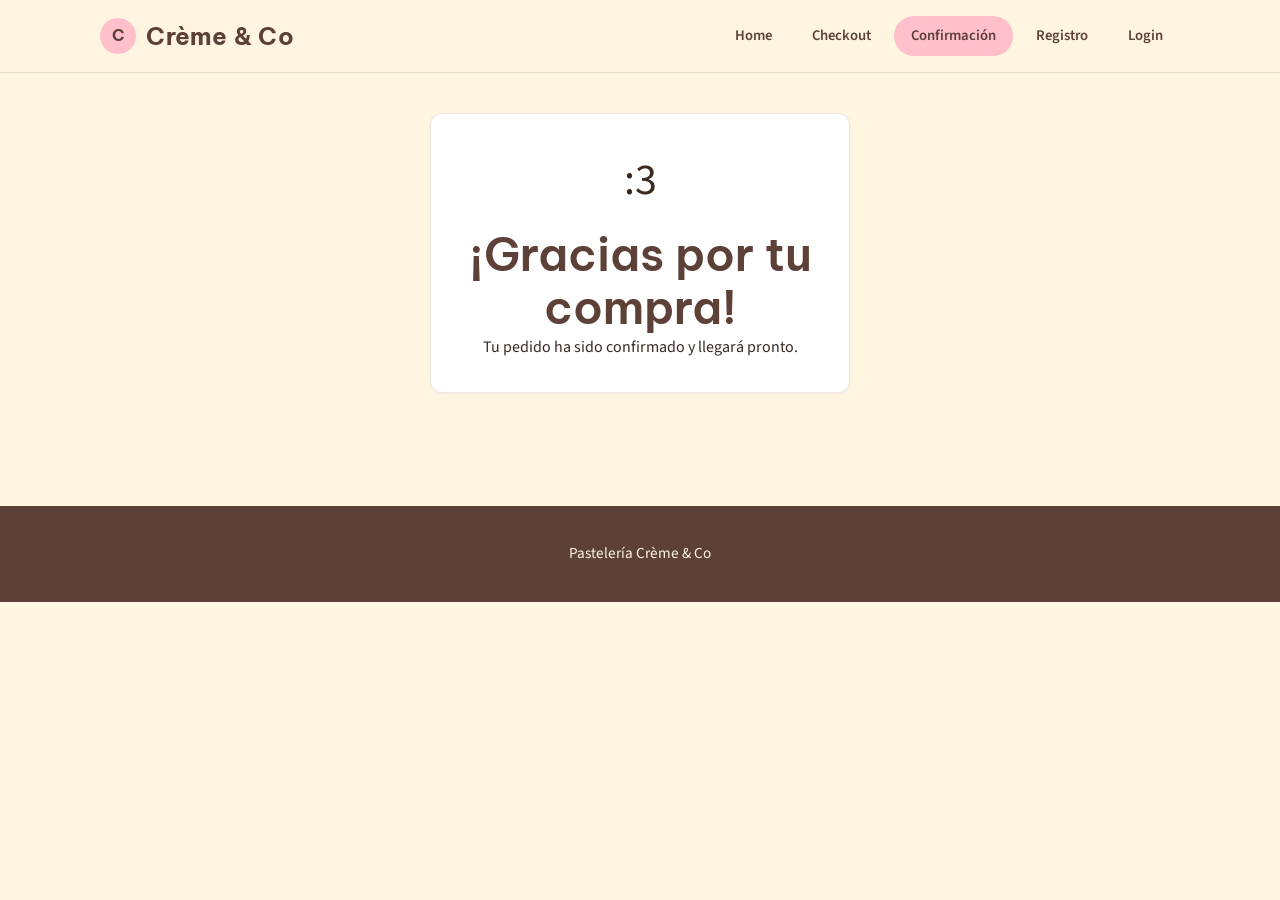
<file: confirmacion.html>
<!DOCTYPE html>
<html lang="es">
<head>
  <meta charset="UTF-8">
  <meta name="viewport" content="width=device-width, initial-scale=1.0">
  <link rel="preconnect" href="https://fonts.googleapis.com">
  <link rel="preconnect" href="https://fonts.gstatic.com" crossorigin>
  <link href="https://fonts.googleapis.com/css2?family=Be+Vietnam+Pro:wght@400;600;700&family=Source+Sans+3:wght@400;600&display=swap" rel="stylesheet">
  <link rel="stylesheet" href="css/estilos.css">
  <title>Confirmación - Crème & Co</title>
</head>
<body class="pagina-confirmacion">
  <header>
    <div class="header-inner">
      <div class="brand-group">
        <span class="brand-logo" aria-hidden="true">C</span>
        <p class="brand">Crème & Co</p>
      </div>
      <nav>
        <ul>
          <li><a href="index.html">Home</a></li>
          <li><a href="checkout.html">Checkout</a></li>
          <li><a href="confirmacion.html" class="active">Confirmación</a></li>
          <li><a href="registro.html">Registro</a></li>
          <li><a href="login.html">Login</a></li>
        </ul>
      </nav>
    </div>
  </header>
  <main>
    <section class="form-card" style="text-align: center;">
      <div class="confirmacion-icono" aria-hidden="true">:3</div>
      <h1>¡Gracias por tu compra!</h1>
      <p>Tu pedido ha sido confirmado y llegará pronto.</p>
    </section>
  </main>
  <footer>
    Pastelería Crème & Co
  </footer>
</body>
</html>
</file>
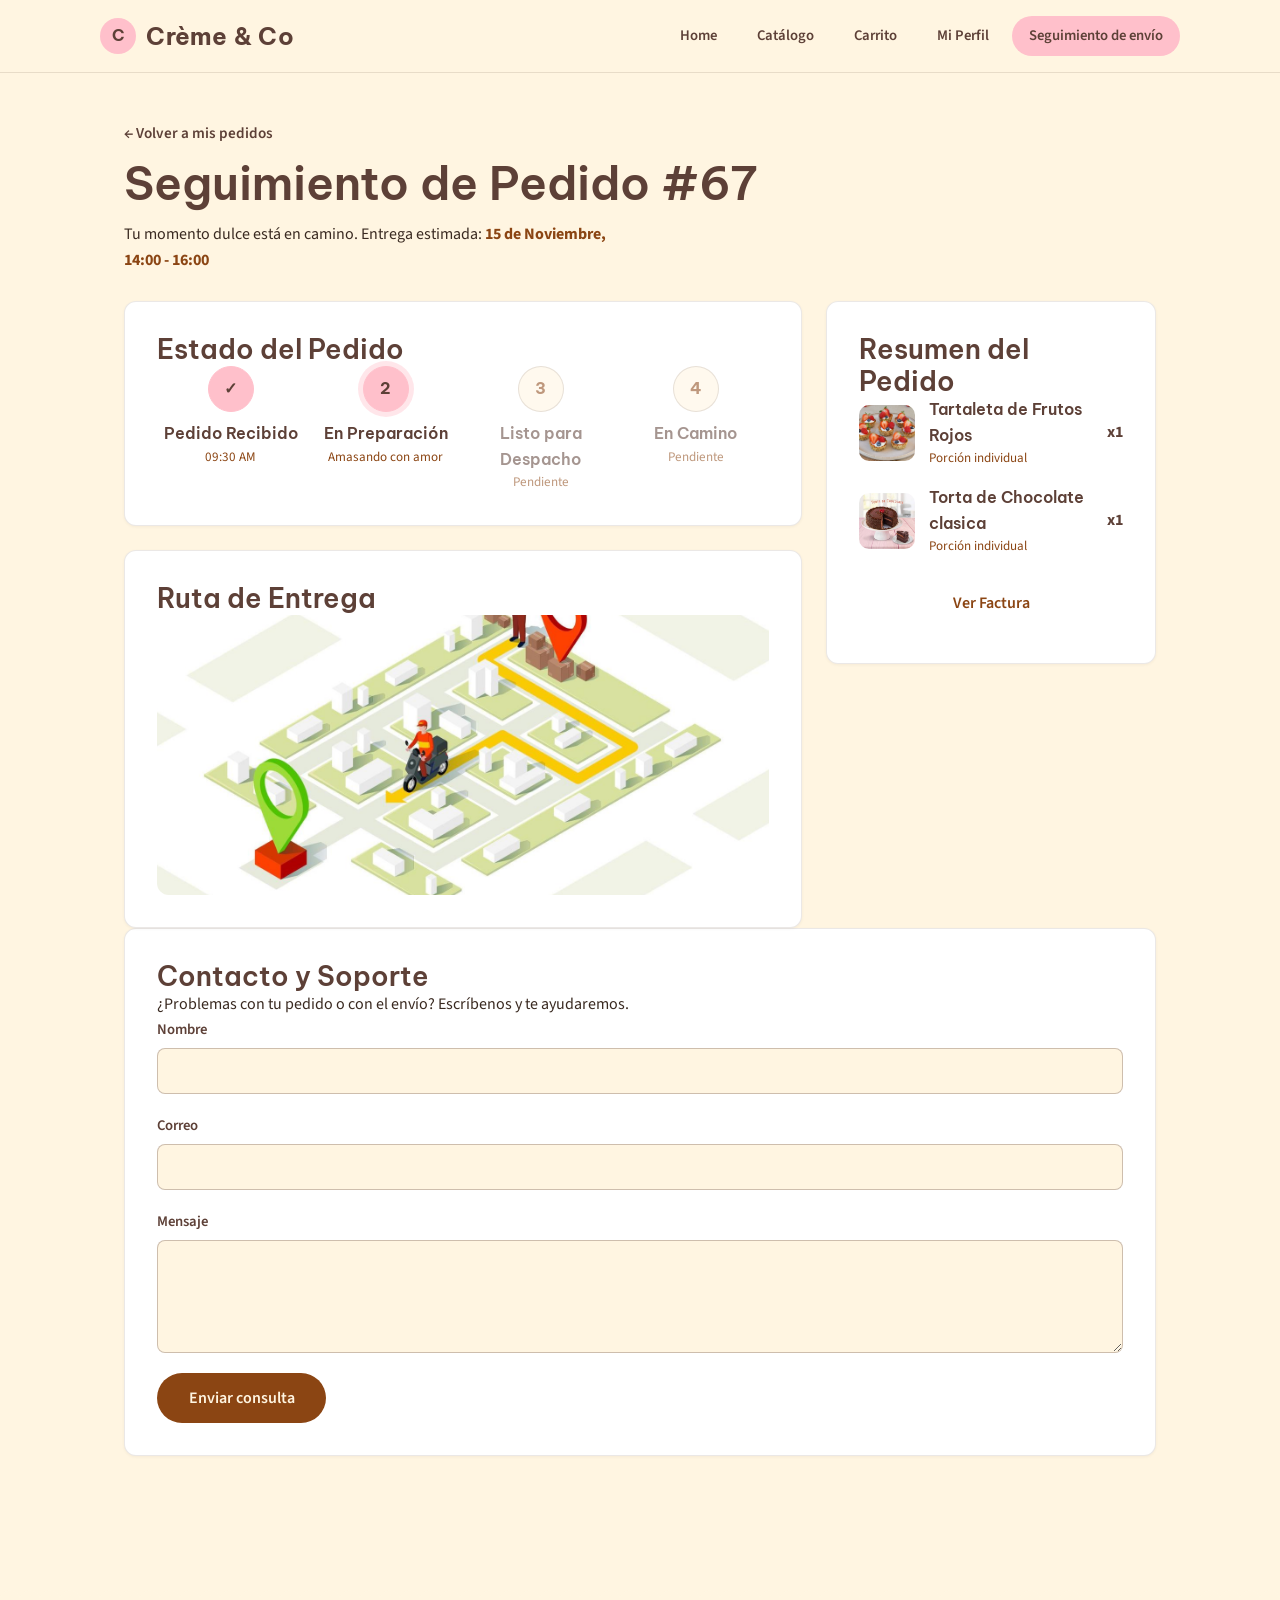
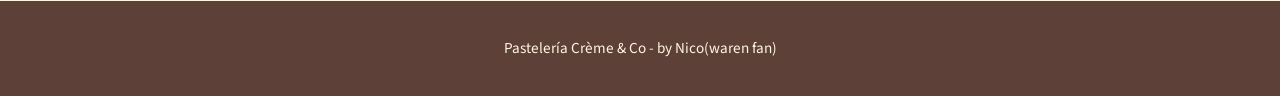
<file: envio.html>
<!DOCTYPE html>
<html lang="es">
<head>
  <meta charset="UTF-8">
  <meta name="viewport" content="width=device-width, initial-scale=1.0">
  <link rel="preconnect" href="https://fonts.googleapis.com">
  <link rel="preconnect" href="https://fonts.gstatic.com" crossorigin>
  <link href="https://fonts.googleapis.com/css2?family=Be+Vietnam+Pro:wght@400;600;700&family=Source+Sans+3:wght@400;600&display=swap" rel="stylesheet">
  <link rel="stylesheet" href="css/estilos.css">
  <title>Seguimiento de Pedido - Crème & Co</title>
</head>
<body class="pagina-seguimiento">
  <!--Cabecera con logo y menu en la misma barra-->
  <header>
    <div class="header-inner">
      <div class="brand-group">
        <span class="brand-logo" aria-hidden="true">C</span>
        <p class="brand">Crème & Co</p>
      </div>
      <nav>
        <ul>
          <li><a href="index.html">Home</a></li>
          <li><a href="catalogo.html">Catálogo</a></li>
          <li><a href="carrito.html">Carrito</a></li>
          <li><a href="perfil.html">Mi Perfil</a></li>
          <li><a href="envio.html" class="active">Seguimiento de envío</a></li>
        </ul>
      </nav>
    </div>
  </header>
  <!--Contenido de la pagina-->
  <main>
    <section class="seguimiento-hero">
      <a class="seguimiento-volver" href="perfil.html">← Volver a mis pedidos</a>
      <h1>Seguimiento de Pedido #67</h1>
      <p>Tu momento dulce está en camino. Entrega estimada: <strong>15 de Noviembre, 14:00 - 16:00</strong></p>
    </section>

    <div class="seguimiento-grid">
      <!--Columna principal: estado del pedido y ruta de entrega-->
      <div class="seguimiento-principal">
        <section class="seguimiento-card">
          <h2>Estado del Pedido</h2>
          <div class="stepper">
            <div class="stepper-paso is-done">
              <span class="stepper-circulo" aria-hidden="true">✓</span>
              <div>
                <p class="stepper-titulo">Pedido Recibido</p>
                <p class="stepper-nota">09:30 AM</p>
              </div>
            </div>
            <div class="stepper-paso is-current">
              <span class="stepper-circulo" aria-hidden="true">2</span>
              <div>
                <p class="stepper-titulo">En Preparación</p>
                <p class="stepper-nota">Amasando con amor</p>
              </div>
            </div>
            <div class="stepper-paso">
              <span class="stepper-circulo" aria-hidden="true">3</span>
              <div>
                <p class="stepper-titulo">Listo para Despacho</p>
                <p class="stepper-nota">Pendiente</p>
              </div>
            </div>
            <div class="stepper-paso">
              <span class="stepper-circulo" aria-hidden="true">4</span>
              <div>
                <p class="stepper-titulo">En Camino</p>
                <p class="stepper-nota">Pendiente</p>
              </div>
            </div>
          </div>
        </section>

        <section class="seguimiento-card">
          <h2>Ruta de Entrega</h2>
          <div class="placeholder-img foto mapa-placeholder"><img src="imagen/mapa.jpg" alt="Mapa de la ruta de entrega"></div>
        </section>
      </div>

      <!--Columna lateral: resumen del pedido-->
      <aside class="seguimiento-lateral">
        <section class="seguimiento-card">
          <h2>Resumen del Pedido</h2>
          <div class="resumen-productos">
            <div class="resumen-producto">
              <div class="placeholder-img foto resumen-thumb"><img src="imagen/tartaleta.jpg" alt="Tartaleta de Frutos Rojos"></div>
              <div class="resumen-nombre">
                <p>Tartaleta de Frutos Rojos</p>
                <p>Porción individual</p>
              </div>
              <span class="resumen-cantidad">x1</span>
            </div>
            <div class="resumen-producto">
              <div class="placeholder-img foto resumen-thumb"><img src="imagen/chocolate.jpg" alt="Torta de Chocolate clásica"></div>
              <div class="resumen-nombre">
                <p>Torta de Chocolate clasica</p>
                <p>Porción individual</p>
              </div>
              <span class="resumen-cantidad">x1</span>
            </div>
          </div>
          <a href="#" class="btn btn-outline">Ver Factura</a>
        </section>
      </aside>
    </div>

    <section class="seguimiento-card contacto-card">
      <h2>Contacto y Soporte</h2>
      <p>¿Problemas con tu pedido o con el envío? Escríbenos y te ayudaremos.</p>
      <form action="#" method="post" class="contacto-form">
        <div class="form-group">
          <label for="contacto-nombre">Nombre</label>
          <input type="text" id="contacto-nombre" name="nombre" required>
        </div>
        <div class="form-group">
          <label for="contacto-email">Correo</label>
          <input type="email" id="contacto-email" name="email" required>
        </div>
        <div class="form-group">
          <label for="contacto-mensaje">Mensaje</label>
          <textarea id="contacto-mensaje" name="mensaje" rows="4" required></textarea>
        </div>
        <button type="submit" class="btn btn-primary">Enviar consulta</button>
      </form>
    </section>
  </main>
  <!--Pie de pagina-->
  <footer>
    Pastelería Crème & Co - by Nico(waren fan)
  </footer>
</body>
</html>
</file>
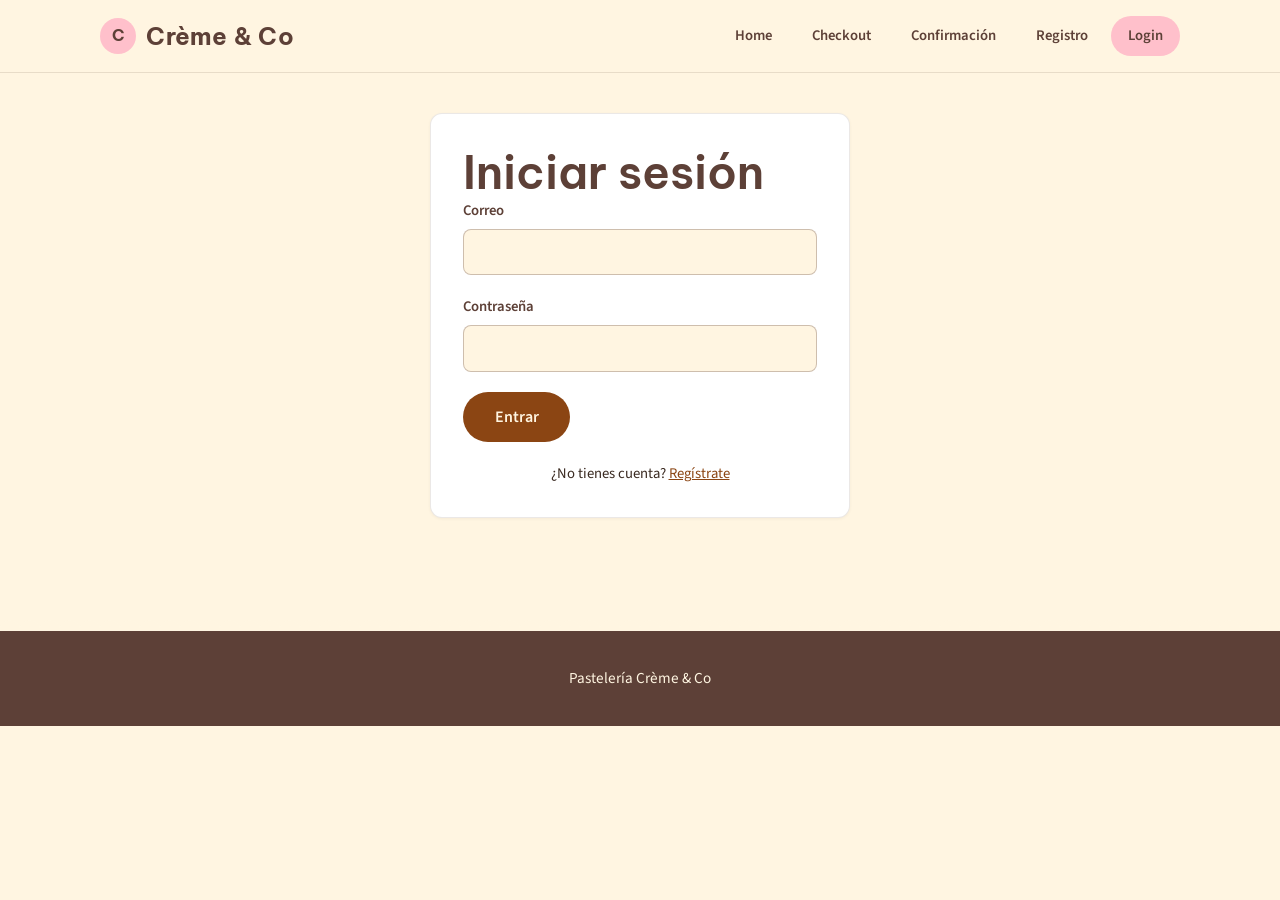
<file: login.html>
<!DOCTYPE html>
<html lang="es">
<head>
  <meta charset="UTF-8">
  <meta name="viewport" content="width=device-width, initial-scale=1.0">
  <link rel="preconnect" href="https://fonts.googleapis.com">
  <link rel="preconnect" href="https://fonts.gstatic.com" crossorigin>
  <link href="https://fonts.googleapis.com/css2?family=Be+Vietnam+Pro:wght@400;600;700&family=Source+Sans+3:wght@400;600&display=swap" rel="stylesheet">
  <link rel="stylesheet" href="css/estilos.css">
  <title>Login - Crème & Co</title>
</head>
<body class="pagina-login">
  <header>
    <div class="header-inner">
      <div class="brand-group">
        <span class="brand-logo" aria-hidden="true">C</span>
        <p class="brand">Crème & Co</p>
      </div>
      <nav>
        <ul>
          <li><a href="index.html">Home</a></li>
          <li><a href="checkout.html">Checkout</a></li>
          <li><a href="confirmacion.html">Confirmación</a></li>
          <li><a href="registro.html">Registro</a></li>
          <li><a href="login.html" class="active">Login</a></li>
        </ul>
      </nav>
    </div>
  </header>
  <main>
    <section class="form-card">
      <h1>Iniciar sesión</h1>
      <form>
        <div class="form-group">
          <label for="email">Correo</label>
          <input type="email" id="email" name="email" required>
        </div>
        <div class="form-group">
          <label for="password">Contraseña</label>
          <input type="password" id="password" name="password" required>
        </div>
        <button type="submit" class="btn btn-primary">Entrar</button>
      </form>
      <p class="form-footer-note">¿No tienes cuenta? <a href="registro.html">Regístrate</a></p>
    </section>
  </main>
  <footer>
    Pastelería Crème & Co
  </footer>
</body>
</html>
</file>
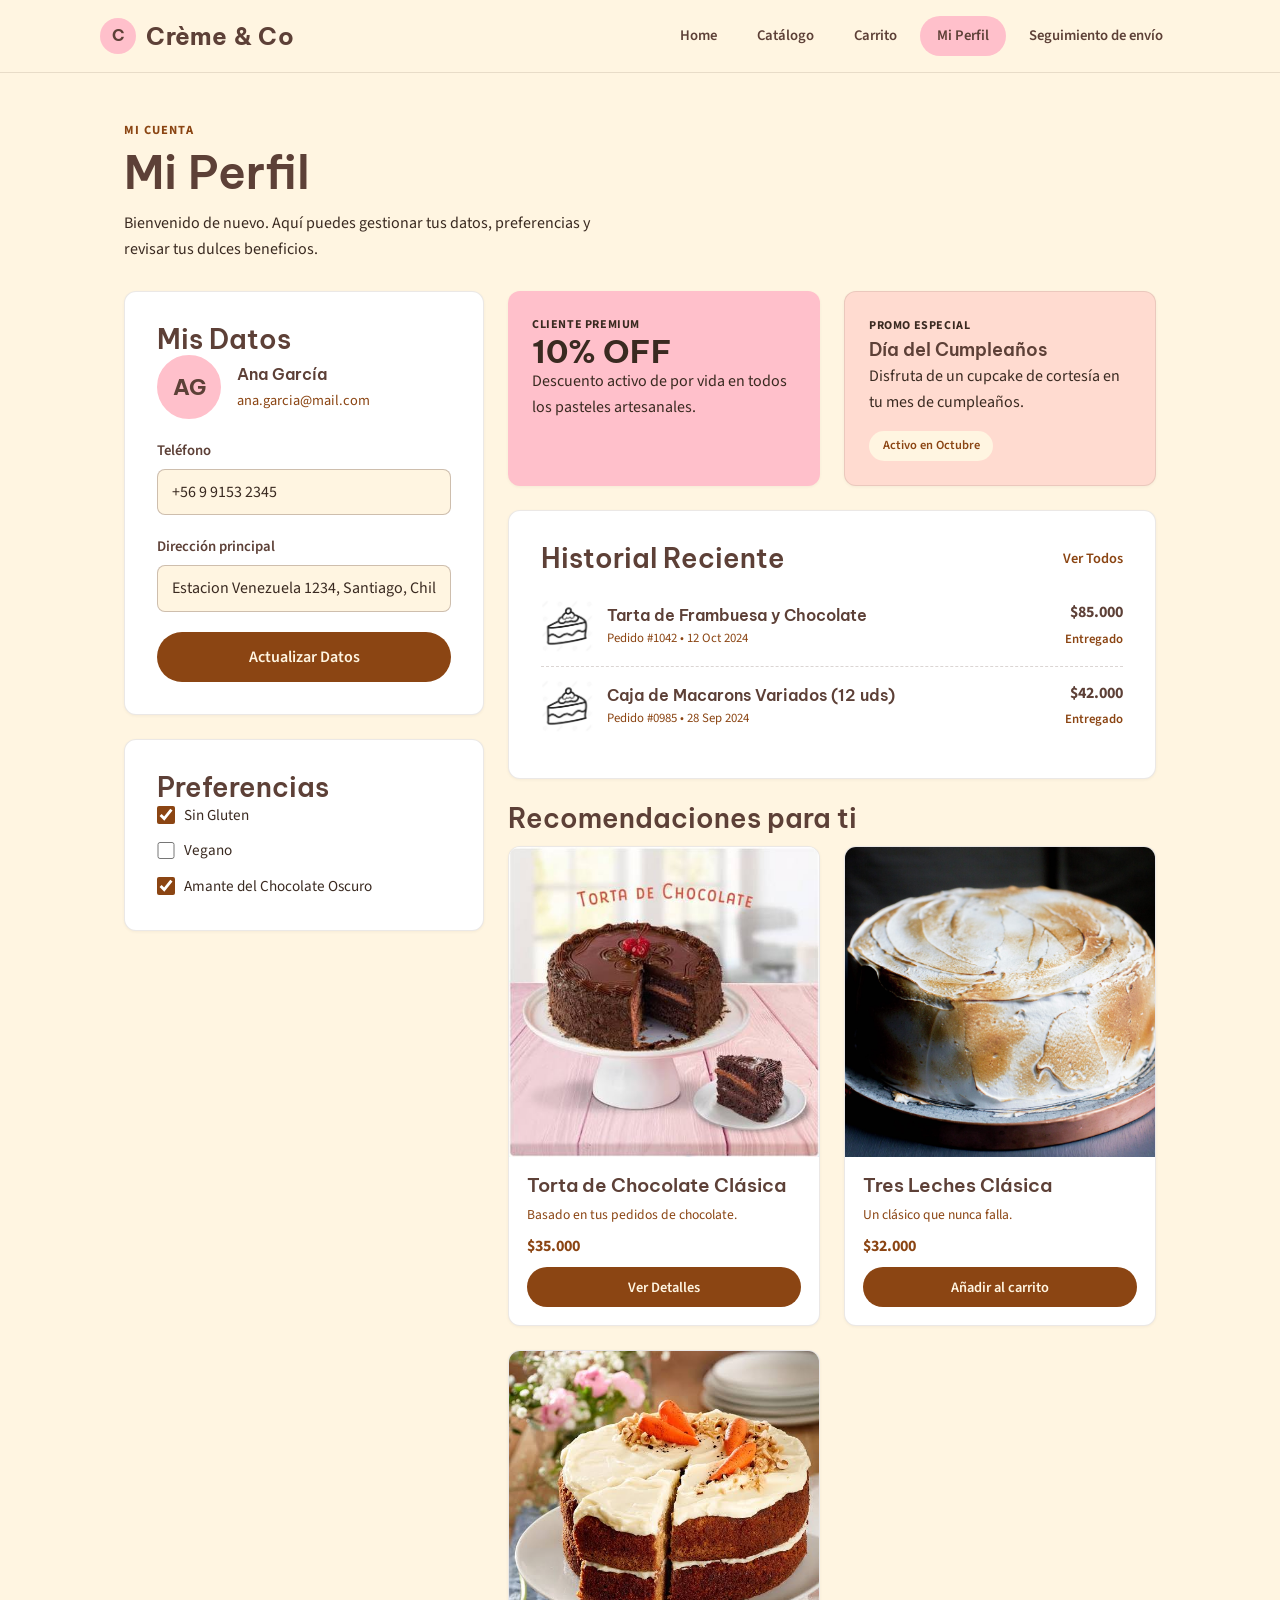
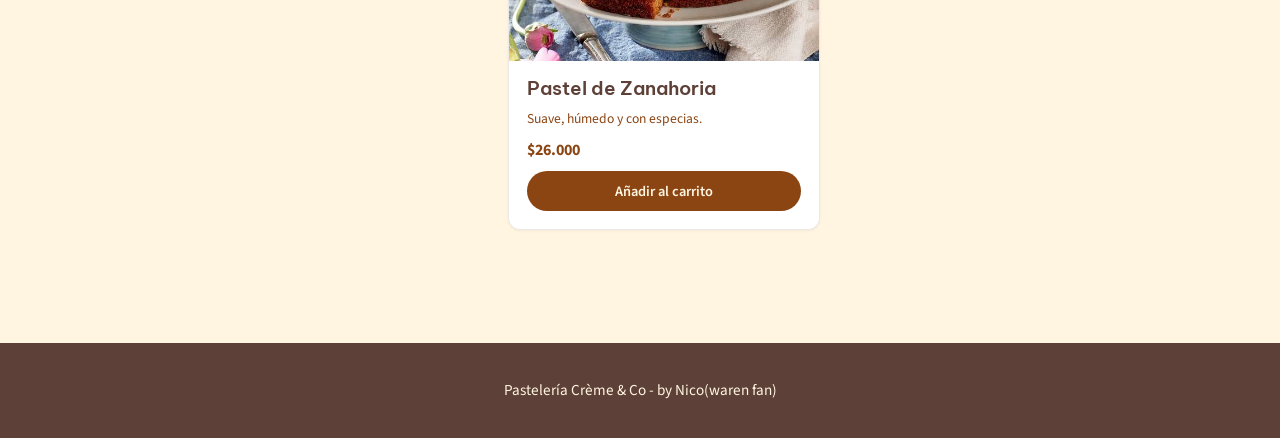
<file: perfil.html>
<!DOCTYPE html>
<html lang="es">
<head>
  <meta charset="UTF-8">
  <meta name="viewport" content="width=device-width, initial-scale=1.0">
  <link rel="preconnect" href="https://fonts.googleapis.com">
  <link rel="preconnect" href="https://fonts.gstatic.com" crossorigin>
  <link href="https://fonts.googleapis.com/css2?family=Be+Vietnam+Pro:wght@400;600;700&family=Source+Sans+3:wght@400;600&display=swap" rel="stylesheet">
  <link rel="stylesheet" href="css/estilos.css">
  <title>Perfil - Crème & Co</title>
</head>
<body class="pagina-perfil">
  <!--Cabecera con logo y menu en la misma barra-->
  <header>
    <div class="header-inner">
      <div class="brand-group">
        <span class="brand-logo" aria-hidden="true">C</span>
        <p class="brand">Crème & Co</p>
      </div>
      <nav>
        <ul>
          <li><a href="index.html">Home</a></li>
          <li><a href="catalogo.html">Catálogo</a></li>
          <li><a href="carrito.html">Carrito</a></li>
          <li><a href="perfil.html" class="active">Mi Perfil</a></li>
          <li><a href="envio.html">Seguimiento de envío</a></li>
        </ul>
      </nav>
    </div>
  </header>
  <!--Contenido de la pagina-->
  <main>
    <section class="perfil-hero">
      <span class="eyebrow">Mi cuenta</span>
      <h1>Mi Perfil</h1>
      <p>Bienvenido de nuevo. Aquí puedes gestionar tus datos, preferencias y revisar tus dulces beneficios.</p>
    </section>

    <div class="perfil-grid">
      <!--Columna izquierda: datos y preferencias-->
      <div class="perfil-col">
        <section>
          <h2>Mis Datos</h2>
          <div class="perfil-usuario">
            <div class="perfil-avatar" aria-hidden="true">AG</div>
            <div>
              <p class="perfil-nombre">Ana García</p>
              <p class="perfil-correo">ana.garcia@mail.com</p>
            </div>
          </div>
          <form>
            <div class="form-group">
              <label for="telefono">Teléfono</label>
              <input type="tel" id="telefono" name="telefono" value="+56 9 9153 2345">
            </div>
            <div class="form-group">
              <label for="direccion">Dirección principal</label>
              <input type="text" id="direccion" name="direccion" value="Estacion Venezuela 1234, Santiago, Chile">
            </div>
            <button type="submit" class="btn btn-primary btn-block">Actualizar Datos</button>
          </form>
        </section>

        <section>
          <h2>Preferencias</h2>
          <ul class="perfil-prefs">
            <li><label><input type="checkbox" checked> Sin Gluten</label></li>
            <li><label><input type="checkbox"> Vegano</label></li>
            <li><label><input type="checkbox" checked> Amante del Chocolate Oscuro</label></li>
          </ul>
        </section>
      </div>

      <!--Columna derecha: beneficios, historial y recomendaciones-->
      <div class="perfil-main">
        <div class="beneficios-grid">
          <div class="beneficio beneficio-premium">
            <div>
              <p class="beneficio-tag">Cliente Premium</p>
              <p class="beneficio-descuento">10% OFF</p>
              <p>Descuento activo de por vida en todos los pasteles artesanales.</p>
            </div>
          </div>
          <div class="beneficio beneficio-promo">
            <div>
              <p class="beneficio-tag">Promo Especial</p>
              <p class="beneficio-titulo">Día del Cumpleaños</p>
              <p>Disfruta de un cupcake de cortesía en tu mes de cumpleaños.</p>
            </div>
            <span class="pill">Activo en Octubre</span>
          </div>
        </div>

        <section>
          <div class="perfil-seccion-cabecera">
            <h2>Historial Reciente</h2>
            <a class="perfil-ver-todos" href="#">Ver Todos</a>
          </div>
          <div class="pedido-row">
            <div class="pedido-info">
              <div class="placeholder-img foto pedido-thumb"><img src="imagen/torta.jpg" alt="Tarta de Frambuesa y Chocolate"></div>
              <div>
                <p class="pedido-nombre">Tarta de Frambuesa y Chocolate</p>
                <p class="pedido-detalle">Pedido #1042 • 12 Oct 2024</p>
              </div>
            </div>
            <div class="pedido-importe">
              <p class="pedido-precio">$85.000</p>
              <span class="pedido-estado">Entregado</span>
            </div>
          </div>
          <div class="pedido-row">
            <div class="pedido-info">
              <div class="placeholder-img foto pedido-thumb"><img src="imagen/torta.jpg" alt="Caja de Macarons Variados (12 uds)"></div>
              <div>
                <p class="pedido-nombre">Caja de Macarons Variados (12 uds)</p>
                <p class="pedido-detalle">Pedido #0985 • 28 Sep 2024</p>
              </div>
            </div>
            <div class="pedido-importe">
              <p class="pedido-precio">$42.000</p>
              <span class="pedido-estado">Entregado</span>
            </div>
          </div>
        </section>

        <div>
          <div class="perfil-seccion-cabecera">
            <h2>Recomendaciones para ti</h2>
          </div>
          <div class="card-grid">
            <div class="product-card">
              <a href="productos/producto1.html" class="placeholder-img foto producto-img-link"><img src="imagen/chocolate.jpg" alt="Torta de Chocolate Clásica"></a>
              <div class="product-info">
                <h3><a class="producto-nombre-link" href="productos/producto1.html">Torta de Chocolate Clásica</a></h3>
                <p class="perfil-reco-nota">Basado en tus pedidos de chocolate.</p>
                <span class="price">$35.000</span>
                <a href="productos/producto1.html" class="btn btn-primary btn-sm">Ver Detalles</a>
              </div>
            </div>
            <div class="product-card">
              <div class="placeholder-img foto"><img src="imagen/tres_leches.jpg" alt="Tres Leches Clásica"></div>
              <div class="product-info">
                <h3>Tres Leches Clásica</h3>
                <p class="perfil-reco-nota">Un clásico que nunca falla.</p>
                <span class="price">$32.000</span>
                <a href="checkout.html" class="btn btn-primary btn-sm">Añadir al carrito</a>
              </div>
            </div>
            <div class="product-card">
              <div class="placeholder-img foto"><img src="imagen/zanahoria.jpg" alt="Pastel de Zanahoria"></div>
              <div class="product-info">
                <h3>Pastel de Zanahoria</h3>
                <p class="perfil-reco-nota">Suave, húmedo y con especias.</p>
                <span class="price">$26.000</span>
                <a href="checkout.html" class="btn btn-primary btn-sm">Añadir al carrito</a>
              </div>
            </div>
          </div>
        </div>
      </div>
    </div>
  </main>
  <!--Pie de pagina-->
  <footer>
    Pastelería Crème & Co - by Nico(waren fan)
  </footer>
</body>
</html>
</file>
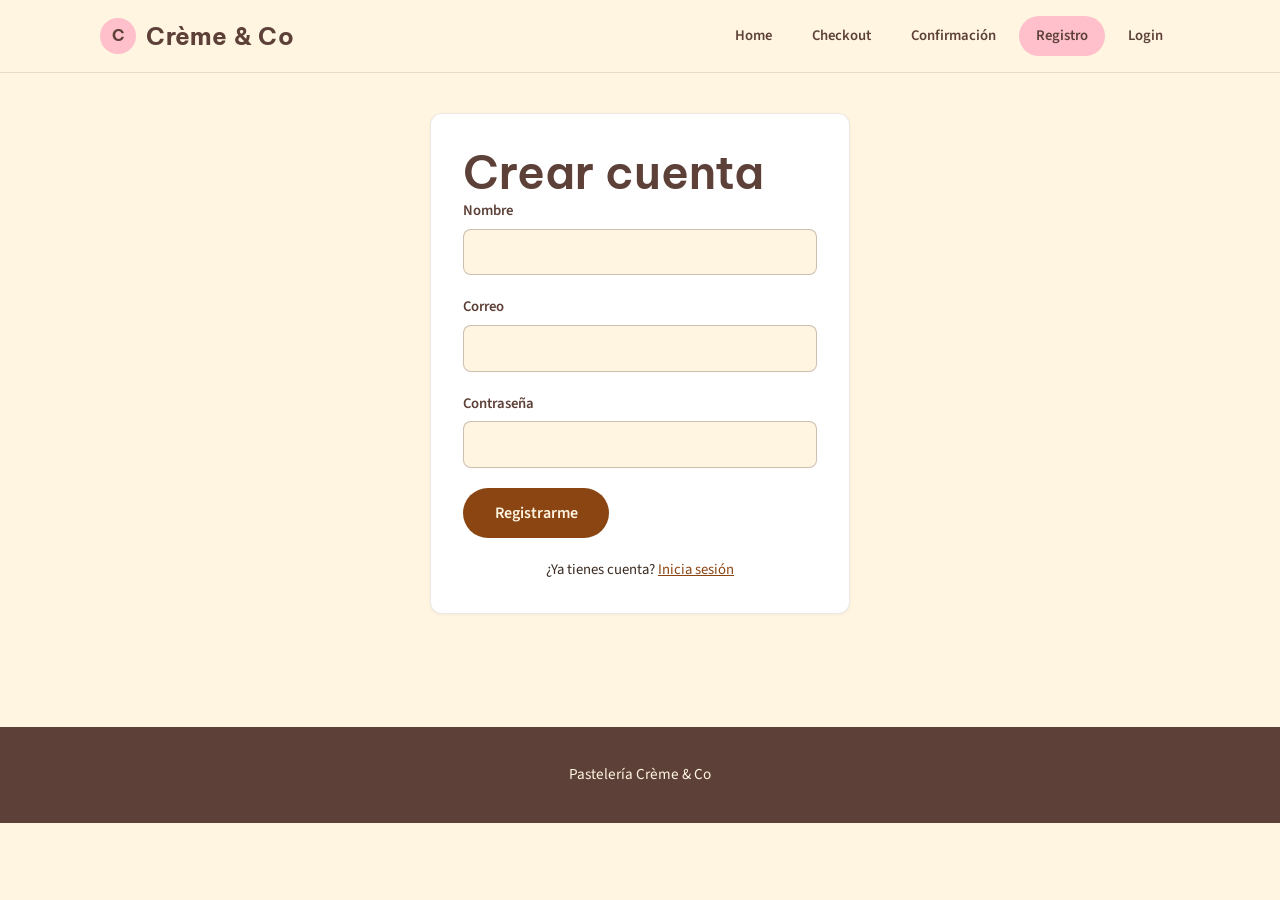
<file: registro.html>
<!DOCTYPE html>
<html lang="es">
<head>
  <meta charset="UTF-8">
  <meta name="viewport" content="width=device-width, initial-scale=1.0">
  <link rel="preconnect" href="https://fonts.googleapis.com">
  <link rel="preconnect" href="https://fonts.gstatic.com" crossorigin>
  <link href="https://fonts.googleapis.com/css2?family=Be+Vietnam+Pro:wght@400;600;700&family=Source+Sans+3:wght@400;600&display=swap" rel="stylesheet">
  <link rel="stylesheet" href="css/estilos.css">
  <title>Registro - Crème & Co</title>
</head>
<body class="pagina-registro">
  <header>
    <div class="header-inner">
      <div class="brand-group">
        <span class="brand-logo" aria-hidden="true">C</span>
        <p class="brand">Crème & Co</p>
      </div>
      <nav>
        <ul>
          <li><a href="index.html">Home</a></li>
          <li><a href="checkout.html">Checkout</a></li>
          <li><a href="confirmacion.html">Confirmación</a></li>
          <li><a href="registro.html" class="active">Registro</a></li>
          <li><a href="login.html">Login</a></li>
        </ul>
      </nav>
    </div>
  </header>
  <main>
    <section class="form-card">
      <h1>Crear cuenta</h1>
      <form>
        <div class="form-group">
          <label for="nombre">Nombre</label>
          <input type="text" id="nombre" name="nombre" required>
        </div>
        <div class="form-group">
          <label for="email">Correo</label>
          <input type="email" id="email" name="email" required>
        </div>
        <div class="form-group">
          <label for="password">Contraseña</label>
          <input type="password" id="password" name="password" required>
        </div>
        <button type="submit" class="btn btn-primary">Registrarme</button>
      </form>
      <p class="form-footer-note">¿Ya tienes cuenta? <a href="login.html">Inicia sesión</a></p>
    </section>
  </main>
  <footer>
    Pastelería Crème & Co
  </footer>
</body>
</html>
</file>
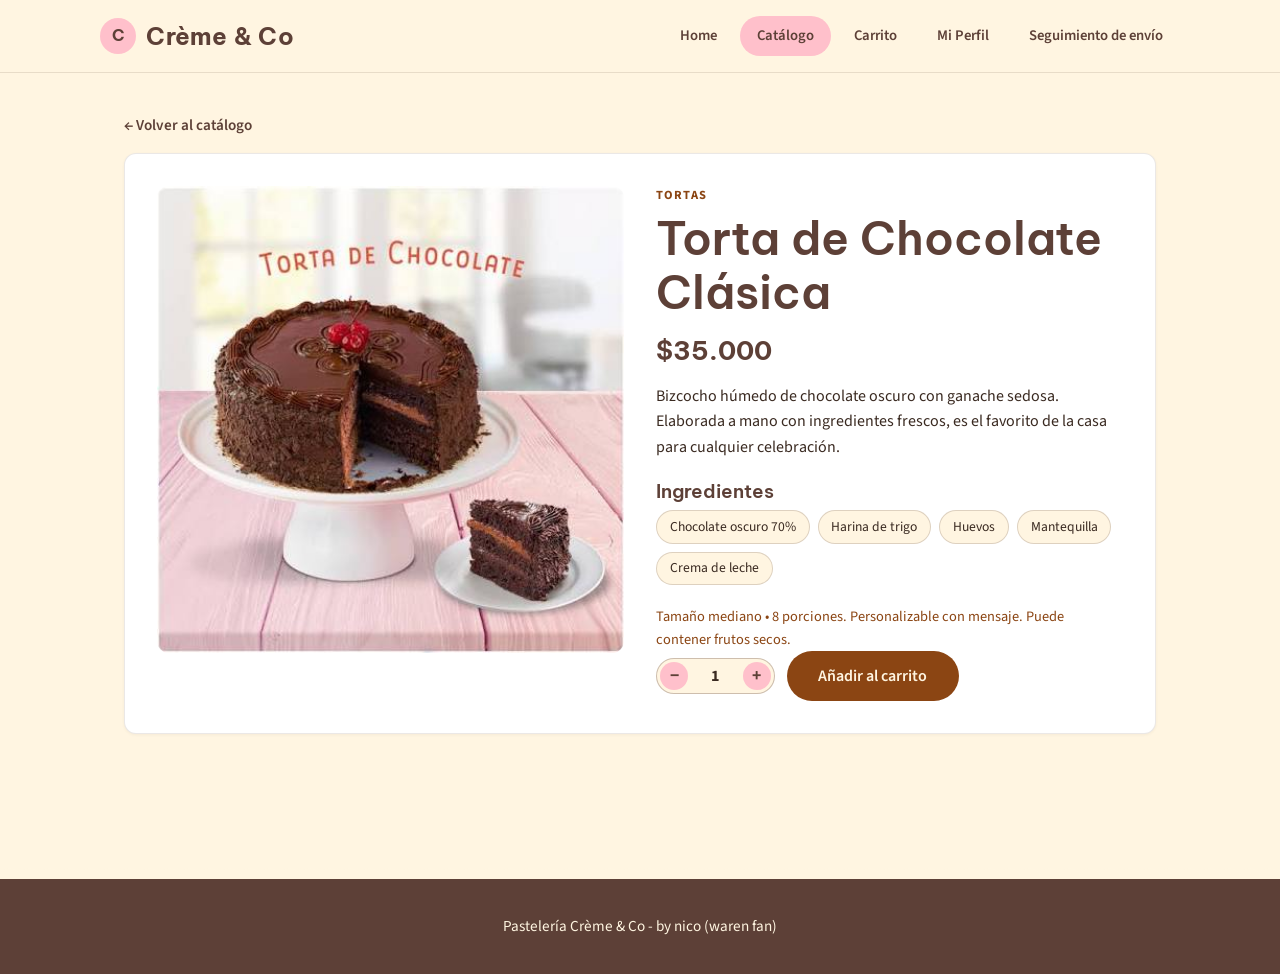
<file: productos/producto1.html>
<!DOCTYPE html>
<html lang="es">
<head>
  <meta charset="UTF-8">
  <meta name="viewport" content="width=device-width, initial-scale=1.0">
  <link rel="preconnect" href="https://fonts.googleapis.com">
  <link rel="preconnect" href="https://fonts.gstatic.com" crossorigin>
  <link href="https://fonts.googleapis.com/css2?family=Be+Vietnam+Pro:wght@400;600;700&family=Source+Sans+3:wght@400;600&display=swap" rel="stylesheet">
  <link rel="stylesheet" href="../css/estilos.css">
  <title>Torta de Chocolate Clásica - Crème & Co</title>
</head>
<body>
  <!--Cabecera con logo y menu en la misma barra-->
  <header>
    <div class="header-inner">
      <div class="brand-group">
        <span class="brand-logo" aria-hidden="true">C</span>
        <p class="brand">Crème & Co</p>
      </div>
      <nav>
        <ul>
          <li><a href="../index.html">Home</a></li>
          <li><a href="../catalogo.html" class="active">Catálogo</a></li>
          <li><a href="../carrito.html">Carrito</a></li>
          <li><a href="../perfil.html">Mi Perfil</a></li>
          <li><a href="../envio.html">Seguimiento de envío</a></li>
        </ul>
      </nav>
    </div>
  </header>
  <!--Contenido de la pagina-->
  <main>
    <a class="producto-volver" href="../catalogo.html">← Volver al catálogo</a>

    <section class="producto-detalle">
      <div class="placeholder-img foto producto-imagen"><img src="../imagen/chocolate.jpg" alt="Torta de Chocolate Clásica"></div>
      <div class="producto-info">
        <span class="producto-eyebrow">Tortas</span>
        <h1>Torta de Chocolate Clásica</h1>
        <p class="producto-precio">$35.000</p>
        <p class="producto-descripcion">Bizcocho húmedo de chocolate oscuro con ganache sedosa. Elaborada a mano con ingredientes frescos, es el favorito de la casa para cualquier celebración.</p>

        <div class="producto-ingredientes">
          <h3>Ingredientes</h3>
          <ul>
            <li>Chocolate oscuro 70%</li>
            <li>Harina de trigo</li>
            <li>Huevos</li>
            <li>Mantequilla</li>
            <li>Crema de leche</li>
          </ul>
        </div>

        <p class="producto-nota">Tamaño mediano • 8 porciones. Personalizable con mensaje. Puede contener frutos secos.</p>

        <form class="producto-comprar" action="../carrito.html" method="get">
          <label for="cantidad" class="sr-only">Cantidad</label>
          <div class="producto-cantidad">
            <button type="button" aria-label="Quitar uno">−</button>
            <input type="number" id="cantidad" name="cantidad" value="1" min="1" aria-label="Cantidad">
            <button type="button" aria-label="Agregar uno">+</button>
          </div>
          <button type="submit" class="btn btn-primary">Añadir al carrito</button>
        </form>
      </div>
    </section>
  </main>
  <!--Pie de pagina-->
  <footer>
    Pastelería Crème & Co - by nico (waren fan)
  </footer>
</body>
</html>
</file>
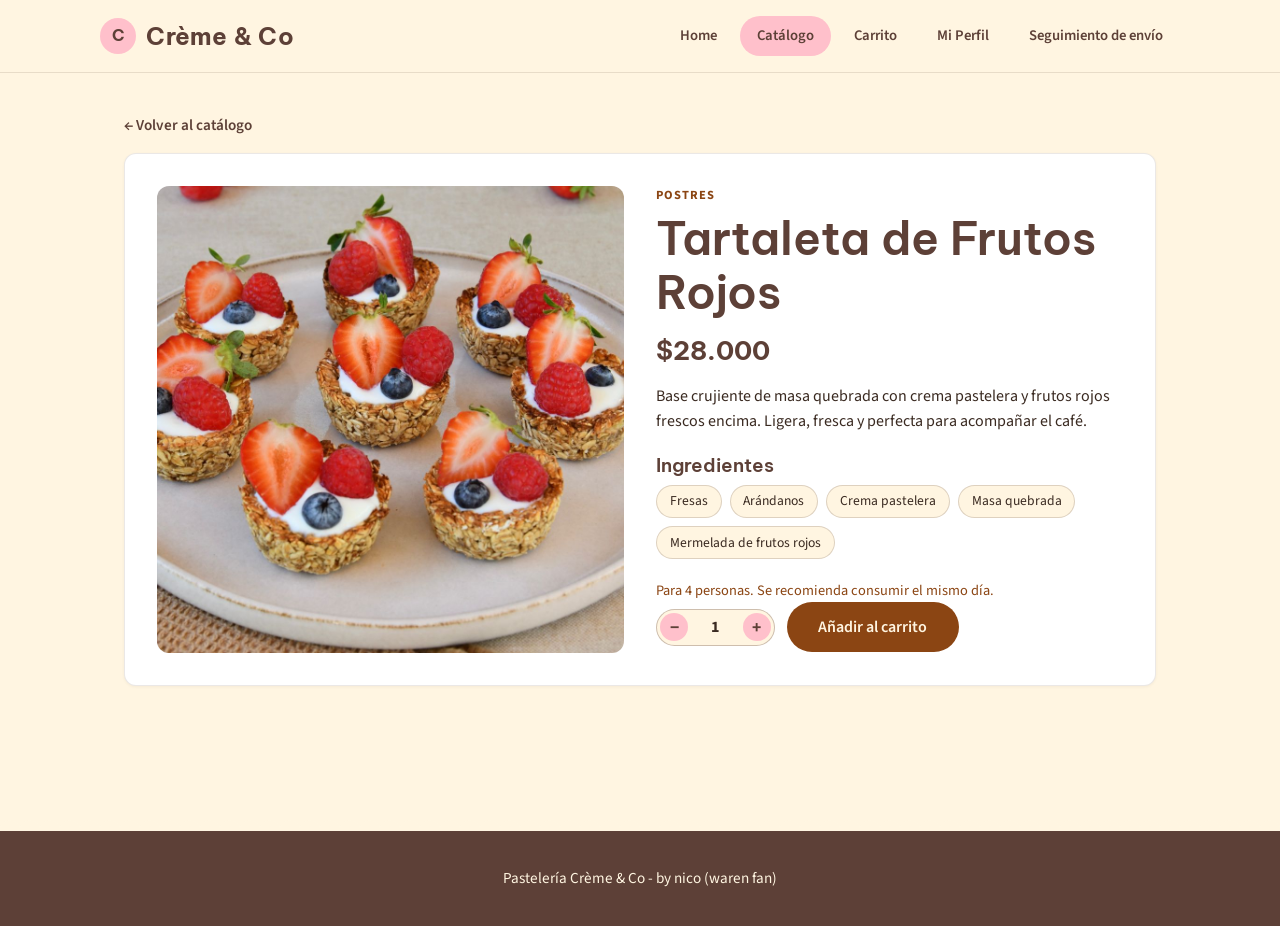
<file: productos/producto2.html>
<!DOCTYPE html>
<html lang="es">
<head>
  <meta charset="UTF-8">
  <meta name="viewport" content="width=device-width, initial-scale=1.0">
  <link rel="preconnect" href="https://fonts.googleapis.com">
  <link rel="preconnect" href="https://fonts.gstatic.com" crossorigin>
  <link href="https://fonts.googleapis.com/css2?family=Be+Vietnam+Pro:wght@400;600;700&family=Source+Sans+3:wght@400;600&display=swap" rel="stylesheet">
  <link rel="stylesheet" href="../css/estilos.css">
  <title>Tartaleta de Frutos Rojos - Crème & Co</title>
</head>
<body>
  <!--Cabecera con logo y menu en la misma barra-->
  <header>
    <div class="header-inner">
      <div class="brand-group">
        <span class="brand-logo" aria-hidden="true">C</span>
        <p class="brand">Crème & Co</p>
      </div>
      <nav>
        <ul>
          <li><a href="../index.html">Home</a></li>
          <li><a href="../catalogo.html" class="active">Catálogo</a></li>
          <li><a href="../carrito.html">Carrito</a></li>
          <li><a href="../perfil.html">Mi Perfil</a></li>
          <li><a href="../envio.html">Seguimiento de envío</a></li>
        </ul>
      </nav>
    </div>
  </header>
  <!--Contenido de la pagina-->
  <main>
    <a class="producto-volver" href="../catalogo.html">← Volver al catálogo</a>

    <section class="producto-detalle">
      <div class="placeholder-img foto producto-imagen"><img src="../imagen/tartaleta.jpg" alt="Tartaleta de Frutos Rojos"></div>
      <div class="producto-info">
        <span class="producto-eyebrow">Postres</span>
        <h1>Tartaleta de Frutos Rojos</h1>
        <p class="producto-precio">$28.000</p>
        <p class="producto-descripcion">Base crujiente de masa quebrada con crema pastelera y frutos rojos frescos encima. Ligera, fresca y perfecta para acompañar el café.</p>

        <div class="producto-ingredientes">
          <h3>Ingredientes</h3>
          <ul>
            <li>Fresas</li>
            <li>Arándanos</li>
            <li>Crema pastelera</li>
            <li>Masa quebrada</li>
            <li>Mermelada de frutos rojos</li>
          </ul>
        </div>

        <p class="producto-nota">Para 4 personas. Se recomienda consumir el mismo día.</p>

        <form class="producto-comprar" action="../carrito.html" method="get">
          <label for="cantidad" class="sr-only">Cantidad</label>
          <div class="producto-cantidad">
            <button type="button" aria-label="Quitar uno">−</button>
            <input type="number" id="cantidad" name="cantidad" value="1" min="1" aria-label="Cantidad">
            <button type="button" aria-label="Agregar uno">+</button>
          </div>
          <button type="submit" class="btn btn-primary">Añadir al carrito</button>
        </form>
      </div>
    </section>
  </main>
  <!--Pie de pagina-->
  <footer>
    Pastelería Crème & Co - by nico (waren fan)
  </footer>
</body>
</html>
</file>
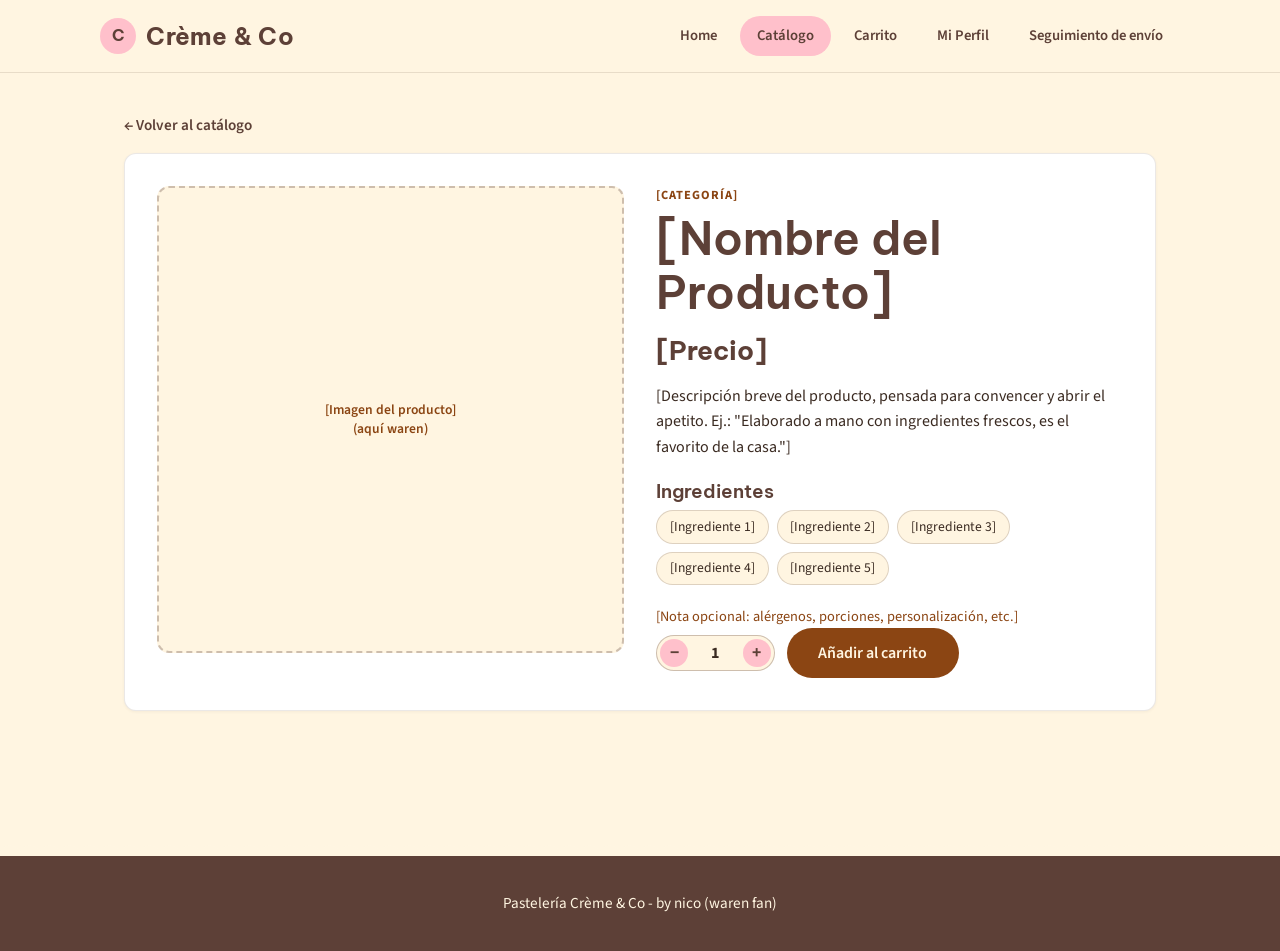
<file: productos/producto_base.html>
<!DOCTYPE html>
<html lang="es">
<head>
  <meta charset="UTF-8">
  <meta name="viewport" content="width=device-width, initial-scale=1.0">
  <link rel="preconnect" href="https://fonts.googleapis.com">
  <link rel="preconnect" href="https://fonts.gstatic.com" crossorigin>
  <link href="https://fonts.googleapis.com/css2?family=Be+Vietnam+Pro:wght@400;600;700&family=Source+Sans+3:wght@400;600&display=swap" rel="stylesheet">
  <link rel="stylesheet" href="../css/estilos.css">
  <title>[Nombre del Producto] - Crème & Co</title>
</head>
<body>
  <!--Cabecera con logo y menu en la misma barra-->
  <header>
    <div class="header-inner">
      <div class="brand-group">
        <span class="brand-logo" aria-hidden="true">C</span>
        <p class="brand">Crème & Co</p>
      </div>
      <nav>
        <ul>
          <li><a href="../index.html">Home</a></li>
          <li><a href="../catalogo.html" class="active">Catálogo</a></li>
          <li><a href="../carrito.html">Carrito</a></li>
          <li><a href="../perfil.html">Mi Perfil</a></li>
          <li><a href="../envio.html">Seguimiento de envío</a></li>
        </ul>
      </nav>
    </div>
  </header>
  <!--Contenido de la pagina-->
  <main>
    <a class="producto-volver" href="../catalogo.html">← Volver al catálogo</a>

    <!--Plantilla base: copia este archivo y reemplaza los valores entre corchetes-->
    <section class="producto-detalle">
      <div class="placeholder-img producto-imagen" aria-hidden="true">[Imagen del producto]<br>(aquí waren)</div>
      <div class="producto-info">
        <span class="producto-eyebrow">[Categoría]</span>
        <h1>[Nombre del Producto]</h1>
        <p class="producto-precio">[Precio]</p>
        <p class="producto-descripcion">[Descripción breve del producto, pensada para convencer y abrir el apetito. Ej.: "Elaborado a mano con ingredientes frescos, es el favorito de la casa."]</p>

        <div class="producto-ingredientes">
          <h3>Ingredientes</h3>
          <ul>
            <li>[Ingrediente 1]</li>
            <li>[Ingrediente 2]</li>
            <li>[Ingrediente 3]</li>
            <li>[Ingrediente 4]</li>
            <li>[Ingrediente 5]</li>
          </ul>
        </div>

        <p class="producto-nota">[Nota opcional: alérgenos, porciones, personalización, etc.]</p>

        <form class="producto-comprar" action="../carrito.html" method="get">
          <label for="cantidad" class="sr-only">Cantidad</label>
          <div class="producto-cantidad">
            <button type="button" aria-label="Quitar uno">−</button>
            <input type="number" id="cantidad" name="cantidad" value="1" min="1" aria-label="Cantidad">
            <button type="button" aria-label="Agregar uno">+</button>
          </div>
          <button type="submit" class="btn btn-primary">Añadir al carrito</button>
        </form>
      </div>
    </section>
  </main>
  <!--Pie de pagina-->
  <footer>
    Pastelería Crème & Co - by nico (waren fan)
  </footer>
</body>
</html>
</file>
<file: css/estilos.css>
@import url(pie.css);
@import url(cabecera.css);
@import url(menu.css);
@import url(catalogo.css);
@import url(perfil.css);
@import url(seguimiento.css);
@import url(carrito.css);
@import url(producto.css);
@import url(imagenes.css);

:root {
  /* nuestra paleta de colores */
  --color-primary: #FFC0CB;
  --color-secondary: #8B4513;
  --color-tertiary: #5D4037;
  --color-neutral: #FFF5E1;
  --color-ink: #3A2A21;
  --color-inverted: #241812;

  --font-display: 'Be Vietnam Pro', sans-serif;
  --font-body: 'Source Sans 3', sans-serif;

  --radius: 12px;
  --container-width: 1080px;
}

*, *::before, *::after {
  box-sizing: border-box;
  margin: 0;
  padding: 0;
}

html {
  scroll-behavior: smooth;
}

body {
  font-family: var(--font-body);
  color: var(--color-ink);
  line-height: 1.6;
  background-color: var(--color-neutral);
}

h1, h2, h3 {
  font-family: var(--font-display);
  font-weight: 600;
  color: var(--color-tertiary);
  line-height: 1.15;
}

h1 { font-size: clamp(1.9rem, 4vw, 2.9rem); }
h2 { font-size: clamp(1.3rem, 2.6vw, 1.7rem); text-align: center; }

p { max-width: 65ch; }

a {
  color: var(--color-secondary);
}

main {
  max-width: var(--container-width);
  margin: 0 auto;
  padding: 2.5rem 1.5rem 4rem;
}

section {
  background-color: #FFFFFF;
  border: 1px solid rgba(93, 64, 55, 0.12);
  border-radius: var(--radius);
  padding: 2rem;
  margin-bottom: 2rem;
  box-shadow: 0 1px 3px rgba(93, 64, 55, 0.06);
}

/* botones  */
.btn {
  display: inline-block;
  font-family: var(--font-body);
  font-weight: 600;
  font-size: 1rem;
  padding: 0.75rem 1.85rem;
  border-radius: 999px;
  border: 2px solid transparent;
  cursor: pointer;
  text-decoration: none;
  transition: background-color .15s ease, transform .15s ease, color .15s ease;
}
.btn:active { transform: scale(0.98); }

.btn-primary {
  background-color: var(--color-secondary);
  color: var(--color-neutral);
}
.btn-primary:hover { background-color: var(--color-tertiary); }

.btn-inverted {
  background-color: var(--color-inverted);
  color: var(--color-neutral);
}
.btn-inverted:hover { background-color: #000000; }

button { font-family: inherit; }

/* formularios */
.form-card {
  max-width: 420px;
  margin: 0 auto;
}
.form-group {
  margin-bottom: 1.25rem;
  display: flex;
  flex-direction: column;
  gap: 0.4rem;
}
label {
  font-weight: 600;
  font-size: 0.92rem;
  color: var(--color-tertiary);
}
input {
  padding: 0.7rem 0.9rem;
  border: 1px solid rgba(93, 64, 55, 0.3);
  border-radius: 8px;
  font-family: var(--font-body);
  font-size: 1rem;
  background-color: var(--color-neutral);
  color: var(--color-ink);
}
textarea {
  padding: 0.7rem 0.9rem;
  border: 1px solid rgba(93, 64, 55, 0.3);
  border-radius: 8px;
  font-family: var(--font-body);
  font-size: 1rem;
  background-color: var(--color-neutral);
  color: var(--color-ink);
  resize: vertical;
}
input:focus {
  outline: 2px solid var(--color-primary);
  outline-offset: 1px;
  border-color: var(--color-secondary);
}
textarea:focus {
  outline: 2px solid var(--color-primary);
  outline-offset: 1px;
  border-color: var(--color-secondary);
}
.sr-only {
  position: absolute;
  width: 1px;
  height: 1px;
  padding: 0;
  margin: -1px;
  overflow: hidden;
  clip: rect(0, 0, 0, 0);
  white-space: nowrap;
  border: 0;
}
.form-footer-note {
  text-align: center;
  margin-top: 1.25rem;
  font-size: 0.92rem;
}

/* hero de la home, en dos columnas como el Figma */
.hero-split {
  display: flex;
  align-items: center;
  gap: 2.5rem;
  flex-wrap: wrap;
  padding: 1.5rem 0 3rem;
  text-align: left;
}
.hero-split .hero-text { flex: 1 1 320px; }
.hero-split .eyebrow {
  font-size: 0.8rem;
  font-weight: 700;
  letter-spacing: 0.08em;
  text-transform: uppercase;
  color: var(--color-secondary);
  margin-bottom: 0.5rem;
}
.hero-split .tagline {
  font-size: 1.05rem;
  color: var(--color-ink);
  margin: 1rem 0 1.5rem;
}
.hero-split .hero-image {
  flex: 1 1 320px;
  aspect-ratio: 4 / 3;
}

/* franja de "sellos de confianza" bajo el hero */
.feature-list {
  list-style: none;
  display: flex;
  flex-wrap: wrap;
  justify-content: center;
  gap: 1.5rem;
  margin: 0 0 3rem;
}
.feature-list li {
  font-size: 0.9rem;
  font-weight: 600;
  color: var(--color-secondary);
}

/* encabezado de sección con "eyebrow" arriba del título */
.section-title {
  text-align: center;
  margin-bottom: 1.75rem;
}
.section-title .eyebrow {
  display: block;
  font-size: 0.78rem;
  font-weight: 700;
  letter-spacing: 0.08em;
  text-transform: uppercase;
  color: var(--color-secondary);
  margin-bottom: 0.35rem;
}

/* grilla de tarjetas de producto */
.card-grid {
  display: grid;
  grid-template-columns: repeat(auto-fit, minmax(220px, 1fr));
  gap: 1.5rem;
  margin-bottom: 3rem;
}
.product-card {
  background-color: #FFFFFF;
  border: 1px solid rgba(93, 64, 55, 0.12);
  border-radius: var(--radius);
  overflow: hidden;
  box-shadow: 0 1px 3px rgba(93, 64, 55, 0.06);
  display: flex;
  flex-direction: column;
}
.product-card .placeholder-img {
  aspect-ratio: 1 / 1;
  border-radius: 0;
  border: none;
  border-bottom: 1px dashed rgba(93, 64, 55, 0.25);
}
.product-card .product-info {
  padding: 1.1rem;
  display: flex;
  flex-direction: column;
  gap: 0.5rem;
  flex: 1;
}
.product-card .price {
  font-weight: 700;
  color: var(--color-secondary);
}

/* caja punteada reservada para las fotos que pondra el nico */
.placeholder-img {
  background-color: var(--color-neutral);
  border: 2px dashed rgba(93, 64, 55, 0.3);
  border-radius: var(--radius);
  display: flex;
  align-items: center;
  justify-content: center;
  text-align: center;
  color: var(--color-secondary);
  font-size: 0.85rem;
  font-weight: 600;
  line-height: 1.4;
}

/* el resumen de la compra */
.resumen-item {
  display: flex;
  justify-content: space-between;
  padding: 0.6rem 0;
  border-bottom: 1px dashed rgba(93, 64, 55, 0.25);
}
.resumen-total {
  display: flex;
  justify-content: space-between;
  font-weight: 700;
  font-size: 1.2rem;
  color: var(--color-tertiary);
  margin-top: 1rem;
  padding-top: 0.75rem;
}

/* confirmacion */
.confirmacion-icono {
  font-size: 2.75rem;
  margin-bottom: 0.75rem;
}

/* los colores por pagina*/
.pagina-home,
.pagina-login,
.pagina-registro,
.pagina-checkout,
.pagina-confirmacion,
.pagina-perfil,
.pagina-seguimiento,
.pagina-carrito {
  background-color: var(--color-neutral);
  min-height: 100vh;
}
</file>
<file: Creme&Co/css/variables.css>
/* ==========================================
   Variables CSS — Pastelería Mil Sabores
   Sistema de Temas (Theme Switcher)
   ========================================== */

:root {
    /* Colores Sistema de Diseño */
    --color-primary: #FFC0CB; /* Rosa pastel */
    --color-secondary: #8B4513; /* Chocolate / Café claro */
    --color-tertiary: #5D4037; /* Café oscuro */
    --color-background: #FFF5E1; /* Crema */
    --color-surface: #FFFFFF; /* Blanco */
    --color-text: #5D4037; /* Café oscuro para texto principal */
    --color-text-light: #B0BEC5; /* Gris azulado */
    --color-error: #F44336;
    --color-warning: #FF9800;

    /* Tipografía */
    --font-heading: 'Pacifico', cursive;
    --font-text: 'Lato', sans-serif;

    /* Espaciado */
    --space-xs: 4px;
    --space-sm: 8px;
    --space-md: 16px;
    --space-lg: 24px;
    --space-xl: 32px;
    --space-2xl: 48px;

    /* Border Radius */
    --radius-sm: 4px;
    --radius-md: 8px;
    --radius-lg: 16px;
    --radius-full: 50%;

    /* Sombras */
    --shadow-sm: 0 1px 3px rgba(0, 0, 0, 0.12);
    --shadow-md: 0 4px 6px rgba(0, 0, 0, 0.1);
    --shadow-lg: 0 10px 25px rgba(0, 0, 0, 0.15);

    /* Transiciones */
    --transition-fast: 150ms ease;
    --transition-normal: 300ms ease;
}
</file>
<file: Creme&Co/pages/cliente/css/estilos.css>
/* ==========================================================================
   ARCHIVO: estilos.css
   PROPÓSITO: Hoja de estilos global: Variables de color, tipografía, resets y componentes base.
   ========================================================================== */
@import url(pie.css);
@import url(cabecera.css);
@import url(menu.css);
@import url(catalogo.css);
@import url(perfil.css);
@import url(seguimiento.css);
@import url(carrito.css);
@import url(producto.css);
@import url(imagenes.css);

:root {
  
/* --------------------------------------------------------------------------
   SECCIÓN: VARIABLES GLOBALES (COLORES Y TIPOGRAFÍA)
   -------------------------------------------------------------------------- */
  --color-primary: #FFC0CB;
  --color-secondary: #8B4513;
  --color-tertiary: #5D4037;
  --color-neutral: #FFF5E1;
  --color-ink: #3A2A21;
  --color-inverted: #241812;

  --font-display: 'Be Vietnam Pro', sans-serif;
  --font-body: 'Source Sans 3', sans-serif;

  --radius: 12px;
  --container-width: 1080px;
}

*, *::before, *::after {
  box-sizing: border-box;
  margin: 0;
  padding: 0;
}

html, body {
  overflow-x: hidden; /* Evitar scroll horizontal indeseado */
}

html {
  scroll-behavior: smooth;
}

body {
  font-family: var(--font-body);
  color: var(--color-ink);
  line-height: 1.6;
  background-color: var(--color-neutral);
  
  /* Se desactiva la selección de texto globalmente en el body (user-select: none) para mejorar 
     la experiencia de usuario (UX). Esto evita que al hacer clics rápidos, navegar o arrastrar 
     elementos interactivos (como el carrusel, acordeones o botones) se resalte el texto de 
     forma accidental, dándole a la página una sensación más parecida a una aplicación nativa. */
  -webkit-user-select: none; /* Safari */
  -moz-user-select: none; /* Firefox */
  -ms-user-select: none; /* IE10+/Edge */
  user-select: none; /* Estándar */
}

/* Es importante volver a habilitar la selección de texto dentro de los campos de formulario
   para que el usuario pueda escribir, seleccionar y borrar texto con normalidad. */
input, textarea {
  -webkit-user-select: auto;
  -moz-user-select: auto;
  -ms-user-select: auto;
  user-select: auto;
}

h1, h2, h3 {
  font-family: var(--font-display);
  font-weight: 600;
  color: var(--color-tertiary);
  line-height: 1.15;
}

h1 { font-size: clamp(1.9rem, 4vw, 2.9rem); }
h2 { font-size: clamp(1.3rem, 2.6vw, 1.7rem); text-align: center; }

p { max-width: 65ch; }

a {
  color: var(--color-secondary);
}

main {
  max-width: var(--container-width);
  margin: 0 auto;
  padding: 2.5rem 1.5rem 4rem;
}

section {
  background-color: #FFFFFF;
  border: 1px solid rgba(93, 64, 55, 0.12);
  border-radius: var(--radius);
  padding: 2rem;
  margin-bottom: 2rem;
  box-shadow: 0 1px 3px rgba(93, 64, 55, 0.06);
}

/* botones  */
.btn {
  display: inline-block;
  font-family: var(--font-body);
  font-weight: 600;
  font-size: 1rem;
  padding: 0.75rem 1.85rem;
  border-radius: 999px;
  border: 2px solid transparent;
  cursor: pointer;
  text-decoration: none;
  transition: background-color .15s ease, transform .15s ease, color .15s ease;
}
.btn:active { transform: scale(0.98); }

.btn-primary {
  background-color: var(--color-secondary);
  color: var(--color-neutral);
}
.btn-primary:hover { background-color: var(--color-tertiary); }

.btn-inverted {
  background-color: var(--color-inverted);
  color: var(--color-neutral);
}
.btn-inverted:hover { background-color: #000000; }

button { font-family: inherit; }


/* --------------------------------------------------------------------------
   SECCIÓN: COMPONENTES BASE: FORMULARIOS Y ENTRADAS
   -------------------------------------------------------------------------- */
.form-card {
  max-width: 420px;
  margin: 0 auto;
}
.form-group {
  margin-bottom: 1.25rem;
  display: flex;
  flex-direction: column;
  gap: 0.4rem;
}
label {
  font-weight: 600;
  font-size: 0.92rem;
  color: var(--color-tertiary);
}
input {
  padding: 0.7rem 0.9rem;
  border: 1px solid rgba(93, 64, 55, 0.3);
  border-radius: 8px;
  font-family: var(--font-body);
  font-size: 1rem;
  background-color: var(--color-neutral);
  color: var(--color-ink);
}
textarea {
  padding: 0.7rem 0.9rem;
  border: 1px solid rgba(93, 64, 55, 0.3);
  border-radius: 8px;
  font-family: var(--font-body);
  font-size: 1rem;
  background-color: var(--color-neutral);
  color: var(--color-ink);
  resize: vertical;
}
input:focus {
  outline: 2px solid var(--color-primary);
  outline-offset: 1px;
  border-color: var(--color-secondary);
}
textarea:focus {
  outline: 2px solid var(--color-primary);
  outline-offset: 1px;
  border-color: var(--color-secondary);
}
.sr-only {
  position: absolute;
  width: 1px;
  height: 1px;
  padding: 0;
  margin: -1px;
  overflow: hidden;
  clip: rect(0, 0, 0, 0);
  white-space: nowrap;
  border: 0;
}
.form-footer-note {
  text-align: center;
  margin-top: 1.25rem;
  font-size: 0.92rem;
}


/* --------------------------------------------------------------------------
   SECCIÓN: COMPONENTE: HERO SECTION (HOME)
   -------------------------------------------------------------------------- */
.hero-wrapper {
  width: 100vw;
  position: relative;
  left: 50%;
  right: 50%;
  margin-left: -50vw;
  margin-right: -50vw;
  background: linear-gradient(rgba(58, 42, 33, 0.8), rgba(58, 42, 33, 0.85)), url('../imagen/fondo_obrador.png');
  background-size: cover;
  background-position: center;
  padding: clamp(3rem, 8vw, 6rem) 1.5rem; /* Padding fluido */
  margin-bottom: 4rem;
  margin-top: -2.5rem; /* Compensa el padding-top de main para tocar el header */
  color: var(--color-neutral); /* Texto por defecto claro */
}

/* Invertir colores y escalar tipografías de texto fluidamente */
.hero-wrapper h1 {
  color: var(--color-neutral) !important;
  font-size: clamp(2.2rem, 5vw, 4rem);
  line-height: 1.1;
}
.hero-wrapper p,
.hero-wrapper .tagline {
  color: var(--color-neutral) !important;
  font-size: clamp(1rem, 2vw, 1.25rem);
}
.hero-wrapper .eyebrow {
  color: var(--color-primary) !important; /* Resalta sobre el marrón oscuro */
  font-size: clamp(0.75rem, 1.5vw, 0.95rem);
}

/* Contenedor del logo SVG en lugar de la foto */
.hero-split .hero-logo {
  flex: 1 1 320px;
  display: flex;
  justify-content: center;
  align-items: center;
}
.hero-split .hero-logo svg {
  width: 100%;
  max-width: 400px;
  height: auto;
  transition: transform 0.3s ease;
}
.hero-split .hero-logo svg:hover {
  transform: scale(1.02);
}

/* El contenido interno respeta el ancho máximo */
.hero-split {
  max-width: var(--container-width);
  margin: 0 auto;
  display: flex;
  align-items: center;
  gap: 3.5rem;
  flex-wrap: wrap;
  text-align: left;
}
.hero-split .hero-text { flex: 1 1 320px; }

/* Sección Quiénes Somos (split) */
.quienes-somos-split {
  display: flex;
  align-items: center;
  gap: 3rem;
}
.quienes-somos-split .texto { flex: 1 1 320px; }
.quienes-somos-split .texto h2 { text-align: left; margin-bottom: 1rem; }
.quienes-somos-split .texto p { margin-bottom: 1rem; }
.quienes-somos-split .imagen { 
  flex: 1 1 320px; 
  aspect-ratio: 4 / 3; 
  border-radius: var(--radius); 
}
.hero-split .eyebrow {
  font-size: 0.8rem;
  font-weight: 700;
  letter-spacing: 0.08em;
  text-transform: uppercase;
  color: var(--color-secondary);
  margin-bottom: 0.5rem;
}
.hero-split .tagline {
  font-size: 1.05rem;
  color: var(--color-ink);
  margin: 1rem 0 1.5rem;
}
.hero-split .hero-image {
  flex: 1 1 320px;
  aspect-ratio: 4 / 3;
}


/* --------------------------------------------------------------------------
   SECCIÓN: COMPONENTE: FRANJA DE SELLOS DE CONFIANZA
   -------------------------------------------------------------------------- */
.feature-list {
  list-style: none;
  display: flex;
  flex-wrap: wrap;
  justify-content: center;
  gap: 2rem;
  margin: 0 0 3rem;
  background-color: #FFFFFF;
  padding: 1.5rem 2rem;
  border-radius: var(--radius);
  border: 1px solid rgba(93, 64, 55, 0.12);
  box-shadow: 0 4px 6px rgba(93, 64, 55, 0.05);
}
.feature-list li {
  font-size: 0.95rem;
  font-weight: 600;
  color: var(--color-tertiary);
  display: flex;
  align-items: center;
  gap: 0.6rem;
}
.feature-list li::before {
  content: '✓';
  display: inline-flex;
  align-items: center;
  justify-content: center;
  width: 24px;
  height: 24px;
  background-color: var(--color-primary);
  color: var(--color-tertiary);
  border-radius: 50%;
  font-size: 0.85rem;
  font-weight: 800;
}


/* --------------------------------------------------------------------------
   SECCIÓN: COMPONENTE: ENCABEZADOS DE SECCIÓN
   -------------------------------------------------------------------------- */
.section-title {
  text-align: center;
  margin-bottom: 1.75rem;
}
.section-title .eyebrow {
  display: block;
  font-size: 0.78rem;
  font-weight: 700;
  letter-spacing: 0.08em;
  text-transform: uppercase;
  color: var(--color-secondary);
  margin-bottom: 0.35rem;
}


/* --------------------------------------------------------------------------
   SECCIÓN: LAYOUT: GRILLAS RESPONSIVAS (CSS GRID)
   -------------------------------------------------------------------------- */
.card-grid {
  display: grid;
  gap: 1.5rem;
  /* Móvil por defecto: 1 columna */
  grid-template-columns: 1fr;
}

/* Pantallas pequeñas (sm: >= 576px) */
@media (min-width: 576px) {
  .card-grid {
    grid-template-columns: repeat(2, 1fr);
  }
}

/* Pantallas medianas (md: >= 768px) */
@media (min-width: 768px) {
  .card-grid {
    /* Mantenemos 2 columnas hasta que la pantalla sea más ancha, para dar espacio a la barra lateral si existe */
    grid-template-columns: repeat(2, 1fr);
  }
}

/* Pantallas a partir de 900px (donde el usuario solicitó 3 columnas) */
@media (min-width: 900px) {
  .card-grid {
    grid-template-columns: repeat(3, 1fr);
  }
}

/* Pantallas grandes (lg: >= 992px) */
@media (min-width: 992px) {
  .card-grid {
    grid-template-columns: repeat(3, 1fr);
  }
}

/* Pantallas extra grandes (xl: >= 1200px) */
@media (min-width: 1200px) {
  .card-grid {
    grid-template-columns: repeat(4, 1fr);
  }
}

/* Modificador para tarjetas más pequeñas (recomendaciones perfil) */
.reco-grid {
  grid-template-columns: repeat(3, 1fr);
  gap: 1rem;
}
.reco-grid .product-info {
  padding: 0.8rem;
}
.reco-grid .product-card h3 {
  font-size: 0.95rem;
}
.reco-grid .price {
  font-size: 0.9rem;
}
.reco-grid .btn-add-cart {
  padding: 0.6rem 0.4rem;
  font-size: 0.85rem;
}
.reco-grid .btn-icon {
  width: 36px;
  height: 36px;
}
.reco-grid .btn-icon svg {
  width: 16px;
  height: 16px;
}

@media (max-width: 960px) {
  .reco-grid {
    grid-template-columns: repeat(auto-fill, minmax(180px, 1fr));
  }
}



/* --------------------------------------------------------------------------
   SECCIÓN: COMPONENTE: CARRUSEL HORIZONTAL (DESTACADOS)
   -------------------------------------------------------------------------- */
.carousel-wrapper {
  position: relative;
  display: flex;
  align-items: center;
  justify-content: center; /* Centra el carrusel en el contenedor */
  margin-bottom: 3rem;
  width: 100%;
}
.carousel-wrapper .carousel {
  margin-bottom: 0;
  width: 100%; /* Permite que el carrusel use todo el espacio para poder centrar las tarjetas internamente */
}
.carousel-btn {
  position: absolute;
  z-index: 10;
  top: 50%;
  transform: translateY(-50%);
  width: 48px;
  height: 48px;
  border-radius: 50%;
  background: #FFFFFF;
  border: 1px solid rgba(93, 64, 55, 0.12);
  box-shadow: 0 4px 12px rgba(0,0,0,0.15);
  display: flex;
  align-items: center;
  justify-content: center;
  cursor: pointer;
  color: var(--color-tertiary);
  transition: all 0.3s ease;
}
.carousel-btn:hover {
  background: var(--color-primary);
  color: var(--color-tertiary);
  transform: translateY(-50%) scale(1.05);
}
.carousel-btn.prev {
  left: -24px;
}
.carousel-btn.next {
  right: -24px;
}
@media (max-width: 900px) {
  .carousel-btn {
    display: none; /* En móviles es mejor deslizar con el dedo */
  }
}


/* --------------------------------------------------------------------------
   SECCIÓN: COMPONENTE: CARRUSEL HORIZONTAL (DESTACADOS)
   -------------------------------------------------------------------------- */
.carousel {
  display: flex;
  gap: 1.5rem;
  overflow-x: auto;
  padding-bottom: 1rem;
  margin-bottom: 3rem;
  scroll-snap-type: x mandatory;
  scrollbar-width: none;
}
@media (min-width: 960px) {
  .carousel {
    justify-content: center; /* Centrar cuando hay espacio de sobra */
  }
}
.carousel::-webkit-scrollbar { display: none; }
.carousel .product-card {
  min-width: 260px;
  max-width: 300px;
  flex: 1 0 260px;
  scroll-snap-align: start;
}


/* --------------------------------------------------------------------------
   SECCIÓN: LAYOUT: GRILLA DE TARJETAS (CSS GRID)
   -------------------------------------------------------------------------- */
.card-grid {
  display: grid;
  grid-template-columns: 1fr;
  gap: 1.5rem;
}
@media (min-width: 600px) {
  .card-grid {
    grid-template-columns: repeat(2, 1fr);
  }
}
@media (min-width: 900px) {
  .card-grid {
    grid-template-columns: repeat(3, 1fr);
  }
}
.product-card {
  position: relative;
  background-color: #FFFFFF;
  border: 1px solid rgba(93, 64, 55, 0.12);
  border-radius: var(--radius);
  overflow: hidden;
  box-shadow: 0 1px 3px rgba(93, 64, 55, 0.06);
  display: flex;
  flex-direction: column;
}
.product-card .placeholder-img {
  aspect-ratio: 1 / 1;
  border-radius: 0;
  border: none;
  border-bottom: 1px dashed rgba(93, 64, 55, 0.25);
}
.product-card .product-info {
  padding: 1.1rem;
  display: flex;
  flex-direction: column;
  gap: 0.5rem;
  flex: 1;
}
.product-card .price {
  font-weight: 700;
  color: var(--color-secondary);
}

/* Acciones en la tarjeta (botones al fondo) */
.product-actions {
  display: flex;
  gap: 0.5rem;
  margin-top: auto; /* Empuja los botones al fondo para alinear tarjetas */
}
.btn-add-cart {
  flex: 1;
  text-align: center;
  padding: 0.75rem 0.5rem;
  font-size: 0.95rem;
}
.btn-icon {
  display: inline-flex;
  align-items: center;
  justify-content: center;
  width: 46px;
  height: 46px;
  flex-shrink: 0;
  padding: 0;
  border: 2px solid var(--color-secondary);
  border-radius: 50%;
  color: var(--color-secondary);
  background: transparent;
  transition: background-color .15s ease, color .15s ease, transform .15s ease;
}
.btn-icon:hover {
  background: var(--color-secondary);
  color: var(--color-neutral);
}
.btn-icon:active { transform: scale(0.95); }

/* caja punteada reservada para las fotos que pondra el nico */
.placeholder-img {
  background-color: var(--color-neutral);
  border: 2px dashed rgba(93, 64, 55, 0.3);
  border-radius: var(--radius);
  display: flex;
  align-items: center;
  justify-content: center;
  text-align: center;
  color: var(--color-secondary);
  font-size: 0.85rem;
  font-weight: 600;
  line-height: 1.4;
}

/* el resumen de la compra */
.resumen-item {
  display: flex;
  justify-content: space-between;
  padding: 0.6rem 0;
  border-bottom: 1px dashed rgba(93, 64, 55, 0.25);
}
.resumen-total {
  display: flex;
  justify-content: space-between;
  font-weight: 700;
  font-size: 1.2rem;
  color: var(--color-tertiary);
  margin-top: 1rem;
  padding-top: 0.75rem;
}

/* confirmacion */
.confirmacion-icono {
  font-size: 2.75rem;
  margin-bottom: 0.75rem;
}

/* los colores por pagina*/
.pagina-home,
.pagina-login,
.pagina-registro,
.pagina-checkout,
.pagina-confirmacion,
.pagina-perfil,
.pagina-seguimiento,
.pagina-carrito {
  background-color: var(--color-neutral);
  min-height: 100vh;
}
</file>
<file: Creme&Co/css/dev-hub-button.css>
/* dev-hub-button.css
   Estilos dedicados para el botón temporal de "Volver al Hub".
   Se ha creado como un archivo separado para facilitar su eliminación
   una vez que el proyecto esté integrado o pase a producción.
*/

.dev-btn-volver-hub {
  position: fixed;
  bottom: 20px;
  left: 20px;
  background-color: #1f1b0f;
  color: #ffffff !important;
  padding: 10px 20px;
  border-radius: 50px;
  text-decoration: none !important;
  font-family: 'Source Sans 3', system-ui, -apple-system, sans-serif;
  font-size: 14px;
  font-weight: 600;
  z-index: 999999;
  box-shadow: 0 4px 10px rgba(0, 0, 0, 0.3);
  display: inline-flex;
  align-items: center;
  gap: 8px;
  transition: transform 0.2s ease, background-color 0.2s ease, box-shadow 0.2s ease;
  border: 1px solid rgba(255, 255, 255, 0.1);
}

.dev-btn-volver-hub:hover {
  transform: translateY(-3px);
  background-color: #3b3320;
  box-shadow: 0 6px 14px rgba(0, 0, 0, 0.4);
}

.dev-btn-volver-hub svg {
  fill: currentColor;
  width: 16px;
  height: 16px;
}

/* Ajuste para móviles para no interferir con la navegación inferior */
@media (max-width: 768px) {
  .dev-btn-volver-hub {
    bottom: 80px; /* Queda por encima del posible bottom-nav */
    left: 16px;
    padding: 8px 16px;
    font-size: 13px;
  }
}
</file>
<file: Creme&Co/pages/cliente/css/auth-modal.css>
/* ==========================================================================
   ARCHIVO: auth-modal.css
   PROPÓSITO: Estilos para la ventana modal de autenticación y menús desplegables de usuario.
   ========================================================================== */
.nav-profile-container {
  position: relative;
  display: flex;
  align-items: center;
}
.profile-dropdown {
  display: none;
  position: absolute;
  top: 100%;
  right: 0;
  background: white;
  min-width: 150px;
  box-shadow: 0 4px 12px rgba(93, 64, 55, 0.15);
  border-radius: var(--radius);
  overflow: hidden;
  z-index: 1000;
  flex-direction: column;
}
.profile-dropdown.show {
  display: flex;
}
.profile-dropdown a {
  padding: 0.8rem 1rem;
  color: var(--color-ink);
  text-decoration: none;
  font-weight: 600;
  border-bottom: 1px solid rgba(93, 64, 55, 0.05);
  display: block;
}
.profile-dropdown a:hover {
  background: var(--color-neutral);
}
.modal-overlay {
  position: fixed;
  top: 0; left: 0; right: 0; bottom: 0;
  background: rgba(0,0,0,0.5);
  display: none;
  align-items: center;
  justify-content: center;
  z-index: 2000;
}
.modal-overlay.active {
  display: flex;
}
.modal-content {
  background: white;
  padding: 2.5rem;
  border-radius: var(--radius);
  width: 90%;
  max-width: 400px;
  position: relative;
  box-shadow: 0 10px 30px rgba(0,0,0,0.2);
}
.modal-close {
  position: absolute;
  top: 15px;
  right: 20px;
  font-size: 1.8rem;
  cursor: pointer;
  color: var(--color-secondary);
  line-height: 1;
}
.modal-content h2 {
  text-align: center;
  margin-top: 0;
}
nav ul {
  align-items: center;
}

nav ul li .profile-dropdown a {
  border-radius: 0;
  padding: 0.8rem 1rem;
  background-color: transparent;
}

nav ul li .profile-dropdown a:hover {
  background-color: var(--color-neutral);
}
</file>
